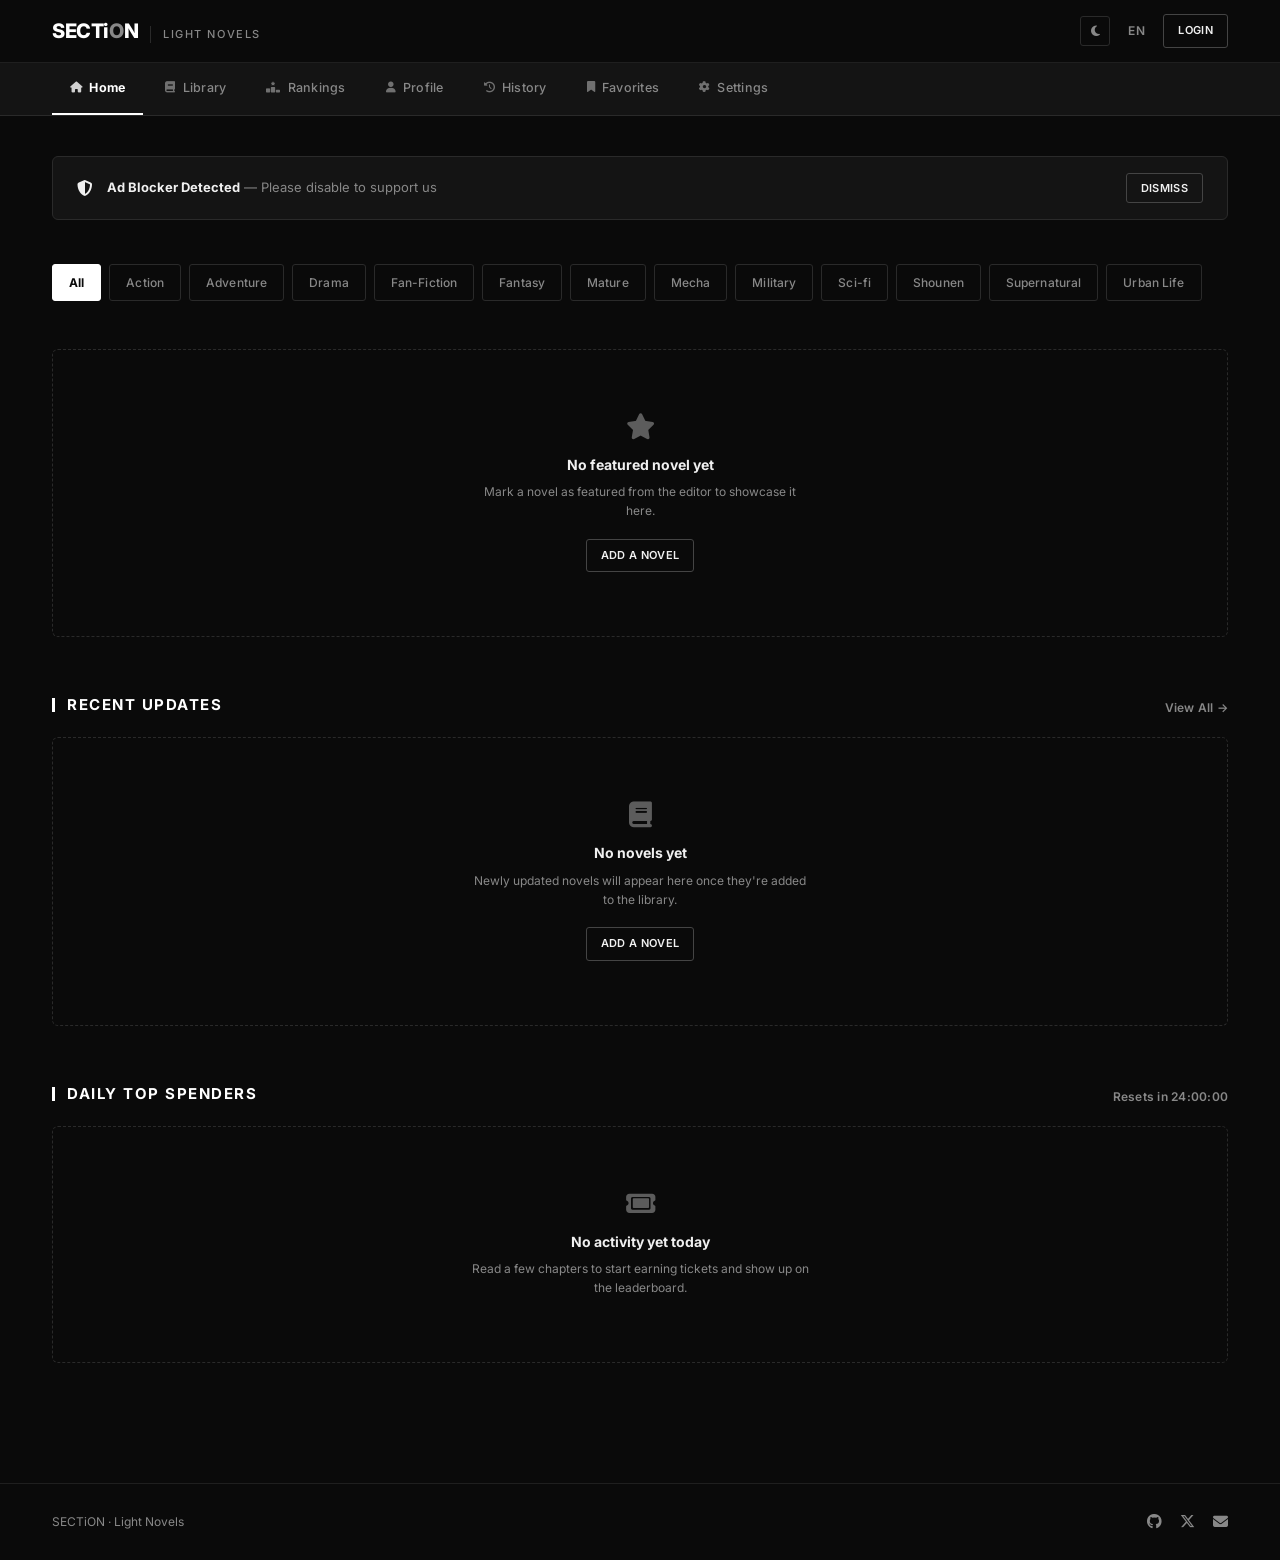
<file: index.html>
<!DOCTYPE html>
<html lang="en">
<head>
<meta charset="UTF-8">
<script>(function(){try{var d=JSON.parse(localStorage.getItem("section_db_v1"));if(d&&d.settings&&d.settings.theme==="light")document.documentElement.classList.add("theme-light");}catch(e){}})();</script>
<meta name="viewport" content="width=device-width, initial-scale=1.0">
<link rel="icon" type="image/x-icon" href="favicon.ico">
<link rel="icon" type="image/png" sizes="32x32" href="favicon-32x32.png">
<link rel="icon" type="image/png" sizes="16x16" href="favicon-16x16.png">
<link rel="apple-touch-icon" sizes="180x180" href="apple-touch-icon.png">
<link rel="manifest" href="site.webmanifest">
<title>SECTiON — Read Light Novels · Machine Translation</title>
<link rel="preconnect" href="https://fonts.googleapis.com">
<link href="https://fonts.googleapis.com/css2?family=Inter:wght@300;400;500;600;700;800&display=swap" rel="stylesheet">
<link rel="stylesheet" href="https://cdnjs.cloudflare.com/ajax/libs/font-awesome/6.5.1/css/all.min.css">
<link rel="stylesheet" href="style.css">
</head>
<body data-page="home">

<header class="topbar">
  <div class="topbar-inner">
    <div class="brand">
      <a href="index.html" class="brand-mark">SECTi<span class="dot">O</span>N</a>
      <span class="brand-sub">Light Novels</span>
    </div>
    <div class="topbar-right">
      <button type="button" id="theme-toggle" class="theme-toggle-btn" title="Toggle light / dark mode"><i class="fa-solid fa-moon"></i></button>
      <span class="lang-switch">EN</span>
      <span id="auth-slot"><a href="login.html" class="btn btn-outline btn-sm">Login</a></span>
    </div>
  </div>
</header>

<nav class="navbar">
  <div class="navbar-inner">
    <a href="index.html" class="active"><i class="fa-solid fa-house"></i>Home</a>
    <a href="library.html"><i class="fa-solid fa-book"></i>Library</a>
    <a href="rankings.html"><i class="fa-solid fa-ranking-star"></i>Rankings</a>
    <a href="profile.html"><i class="fa-solid fa-user"></i>Profile</a>
    <a href="history.html"><i class="fa-solid fa-clock-rotate-left"></i>History</a>
    <a href="favorites.html"><i class="fa-solid fa-bookmark"></i>Favorites</a>
    <a href="settings.html"><i class="fa-solid fa-gear"></i>Settings</a>
  </div>
</nav>

<main>
  <div class="container">

    <div class="ad-notice" id="ad-notice">
      <div class="ad-notice-text">
        <i class="fa-solid fa-shield-halved"></i>
        <span><strong>Ad Blocker Detected</strong> — Please disable to support us</span>
      </div>
      <button class="btn btn-outline btn-sm" id="ad-dismiss">Dismiss</button>
    </div>

    <div class="genre-tags" id="home-genre-tags">
      <a href="#" class="genre-tag active">All</a>
      <a href="#" class="genre-tag">Action</a>
      <a href="#" class="genre-tag">Adventure</a>
      <a href="#" class="genre-tag">Drama</a>
      <a href="#" class="genre-tag">Fan-Fiction</a>
      <a href="#" class="genre-tag">Fantasy</a>
      <a href="#" class="genre-tag">Mature</a>
      <a href="#" class="genre-tag">Mecha</a>
      <a href="#" class="genre-tag">Military</a>
      <a href="#" class="genre-tag">Sci-fi</a>
      <a href="#" class="genre-tag">Shounen</a>
      <a href="#" class="genre-tag">Supernatural</a>
      <a href="#" class="genre-tag">Urban Life</a>
    </div>

    <section class="block">
      <div id="featured-wrap">
        <div class="empty-state">
          <i class="fa-solid fa-star"></i>
          <div class="empty-state-title">No featured novel yet</div>
          <div class="empty-state-desc">Mark a novel as featured from the editor to showcase it here.</div>
          <a href="novel-edit.html" class="btn btn-outline btn-sm">Add a Novel</a>
        </div>
      </div>
    </section>

    <section class="block">
      <div class="section-head">
        <h2>Recent Updates</h2>
        <a href="library.html" class="view-all">View All →</a>
      </div>
      <div class="novel-grid" id="recent-grid">
        <div class="empty-state">
          <i class="fa-solid fa-book"></i>
          <div class="empty-state-title">No novels yet</div>
          <div class="empty-state-desc">Newly updated novels will appear here once they're added to the library.</div>
          <a href="novel-edit.html" class="btn btn-outline btn-sm">Add a Novel</a>
        </div>
      </div>
    </section>

    <section class="block">
      <div class="section-head">
        <h2>Daily Top Spenders</h2>
        <span class="view-all">Resets in 24:00:00</span>
      </div>
      <div id="spenders-wrap">
        <div class="empty-state">
          <i class="fa-solid fa-ticket"></i>
          <div class="empty-state-title">No activity yet today</div>
          <div class="empty-state-desc">Top readers by tickets spent will be ranked here once the day gets going.</div>
        </div>
      </div>
    </section>

  </div>
</main>

<footer class="footer">
  <div class="footer-inner">
    <span>SECTiON · Light Novels</span>
    <div class="footer-social">
      <a href="#"><i class="fa-brands fa-github"></i></a>
      <a href="#"><i class="fa-brands fa-x-twitter"></i></a>
      <a href="#"><i class="fa-solid fa-envelope"></i></a>
    </div>
  </div>
</footer>

<script src="js/app.js" defer></script>
</body>
</html>
</file>
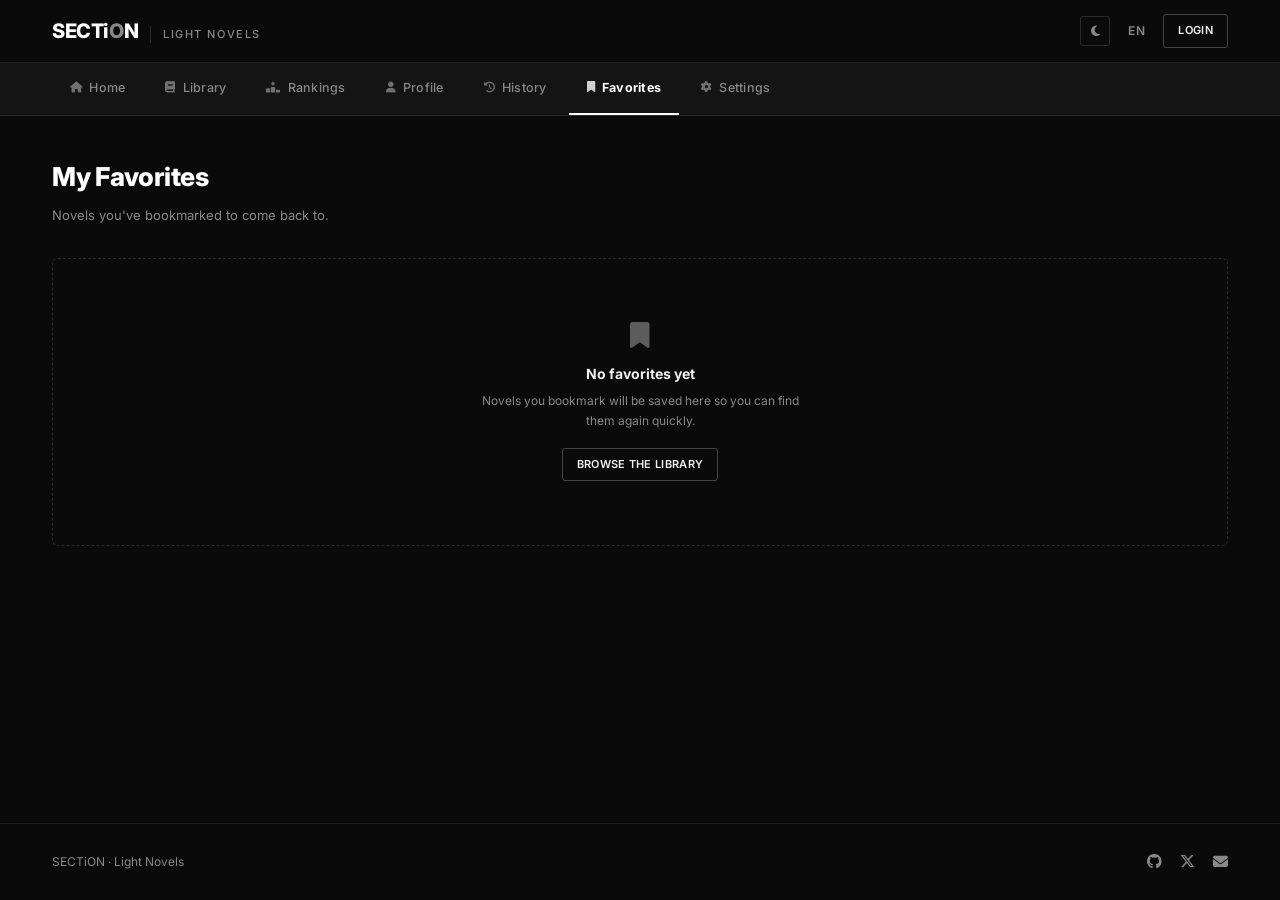
<file: favorites.html>
<!DOCTYPE html>
<html lang="en">
<head>
<meta charset="UTF-8">
<script>(function(){try{var d=JSON.parse(localStorage.getItem("section_db_v1"));if(d&&d.settings&&d.settings.theme==="light")document.documentElement.classList.add("theme-light");}catch(e){}})();</script>
<meta name="viewport" content="width=device-width, initial-scale=1.0">
<link rel="icon" type="image/x-icon" href="favicon.ico">
<link rel="icon" type="image/png" sizes="32x32" href="favicon-32x32.png">
<link rel="icon" type="image/png" sizes="16x16" href="favicon-16x16.png">
<link rel="apple-touch-icon" sizes="180x180" href="apple-touch-icon.png">
<link rel="manifest" href="site.webmanifest">
<title>My Favorites — SECTiON</title>
<link rel="preconnect" href="https://fonts.googleapis.com">
<link href="https://fonts.googleapis.com/css2?family=Inter:wght@300;400;500;600;700;800&display=swap" rel="stylesheet">
<link rel="stylesheet" href="https://cdnjs.cloudflare.com/ajax/libs/font-awesome/6.5.1/css/all.min.css">
<link rel="stylesheet" href="style.css">
</head>
<body data-page="favorites">

<header class="topbar">
  <div class="topbar-inner">
    <div class="brand">
      <a href="index.html" class="brand-mark">SECTi<span class="dot">O</span>N</a>
      <span class="brand-sub">Light Novels</span>
    </div>
    <div class="topbar-right">
      <button type="button" id="theme-toggle" class="theme-toggle-btn" title="Toggle light / dark mode"><i class="fa-solid fa-moon"></i></button>
      <span class="lang-switch">EN</span>
      <span id="auth-slot"><a href="login.html" class="btn btn-outline btn-sm">Login</a></span>
    </div>
  </div>
</header>

<nav class="navbar">
  <div class="navbar-inner">
    <a href="index.html"><i class="fa-solid fa-house"></i>Home</a>
    <a href="library.html"><i class="fa-solid fa-book"></i>Library</a>
    <a href="rankings.html"><i class="fa-solid fa-ranking-star"></i>Rankings</a>
    <a href="profile.html"><i class="fa-solid fa-user"></i>Profile</a>
    <a href="history.html"><i class="fa-solid fa-clock-rotate-left"></i>History</a>
    <a href="favorites.html" class="active"><i class="fa-solid fa-bookmark"></i>Favorites</a>
    <a href="settings.html"><i class="fa-solid fa-gear"></i>Settings</a>
  </div>
</nav>

<main>
  <div class="container">

    <h1 class="page-title">My Favorites</h1>
    <p class="page-subtitle">Novels you've bookmarked to come back to.</p>

    <div class="novel-grid" id="favorites-grid">
      <div class="empty-state">
        <i class="fa-solid fa-bookmark"></i>
        <div class="empty-state-title">No favorites yet</div>
        <div class="empty-state-desc">Novels you bookmark will be saved here so you can find them again quickly.</div>
        <a href="library.html" class="btn btn-outline btn-sm">Browse the Library</a>
      </div>
    </div>

  </div>
</main>

<footer class="footer">
  <div class="footer-inner">
    <span>SECTiON · Light Novels</span>
    <div class="footer-social">
      <a href="#"><i class="fa-brands fa-github"></i></a>
      <a href="#"><i class="fa-brands fa-x-twitter"></i></a>
      <a href="#"><i class="fa-solid fa-envelope"></i></a>
    </div>
  </div>
</footer>

<script src="js/app.js" defer></script>
</body>
</html>
</file>
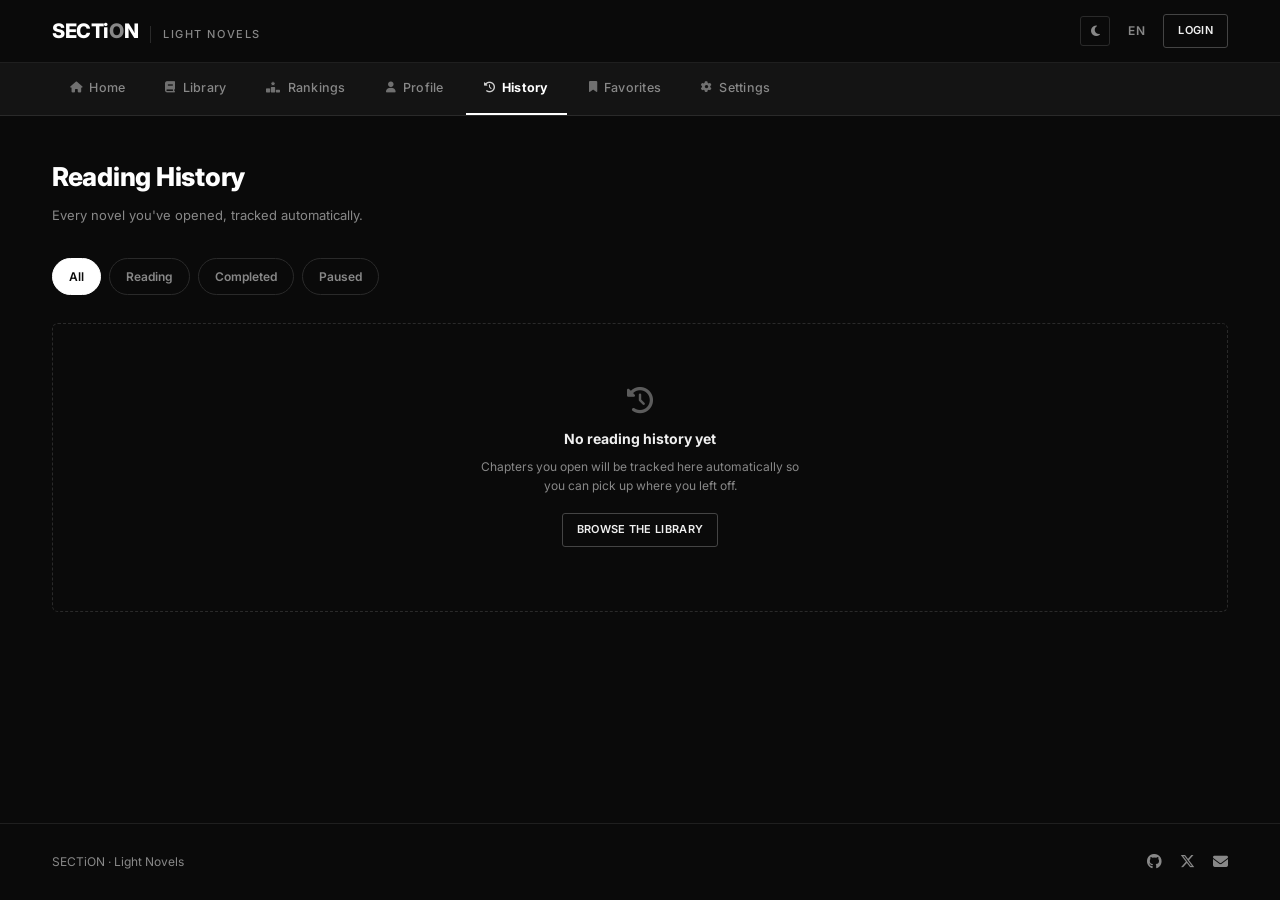
<file: history.html>
<!DOCTYPE html>
<html lang="en">
<head>
<meta charset="UTF-8">
<script>(function(){try{var d=JSON.parse(localStorage.getItem("section_db_v1"));if(d&&d.settings&&d.settings.theme==="light")document.documentElement.classList.add("theme-light");}catch(e){}})();</script>
<meta name="viewport" content="width=device-width, initial-scale=1.0">
<link rel="icon" type="image/x-icon" href="favicon.ico">
<link rel="icon" type="image/png" sizes="32x32" href="favicon-32x32.png">
<link rel="icon" type="image/png" sizes="16x16" href="favicon-16x16.png">
<link rel="apple-touch-icon" sizes="180x180" href="apple-touch-icon.png">
<link rel="manifest" href="site.webmanifest">
<title>Reading History — SECTiON</title>
<link rel="preconnect" href="https://fonts.googleapis.com">
<link href="https://fonts.googleapis.com/css2?family=Inter:wght@300;400;500;600;700;800&display=swap" rel="stylesheet">
<link rel="stylesheet" href="https://cdnjs.cloudflare.com/ajax/libs/font-awesome/6.5.1/css/all.min.css">
<link rel="stylesheet" href="style.css">
</head>
<body data-page="history">

<header class="topbar">
  <div class="topbar-inner">
    <div class="brand">
      <a href="index.html" class="brand-mark">SECTi<span class="dot">O</span>N</a>
      <span class="brand-sub">Light Novels</span>
    </div>
    <div class="topbar-right">
      <button type="button" id="theme-toggle" class="theme-toggle-btn" title="Toggle light / dark mode"><i class="fa-solid fa-moon"></i></button>
      <span class="lang-switch">EN</span>
      <span id="auth-slot"><a href="login.html" class="btn btn-outline btn-sm">Login</a></span>
    </div>
  </div>
</header>

<nav class="navbar">
  <div class="navbar-inner">
    <a href="index.html"><i class="fa-solid fa-house"></i>Home</a>
    <a href="library.html"><i class="fa-solid fa-book"></i>Library</a>
    <a href="rankings.html"><i class="fa-solid fa-ranking-star"></i>Rankings</a>
    <a href="profile.html"><i class="fa-solid fa-user"></i>Profile</a>
    <a href="history.html" class="active"><i class="fa-solid fa-clock-rotate-left"></i>History</a>
    <a href="favorites.html"><i class="fa-solid fa-bookmark"></i>Favorites</a>
    <a href="settings.html"><i class="fa-solid fa-gear"></i>Settings</a>
  </div>
</nav>

<main>
  <div class="container">

    <h1 class="page-title">Reading History</h1>
    <p class="page-subtitle">Every novel you've opened, tracked automatically.</p>

    <div class="chip-filter" id="history-chips">
      <a href="#" class="chip active">All</a>
      <a href="#" class="chip">Reading</a>
      <a href="#" class="chip">Completed</a>
      <a href="#" class="chip">Paused</a>
    </div>

    <div id="history-list">
      <div class="empty-state">
        <i class="fa-solid fa-clock-rotate-left"></i>
        <div class="empty-state-title">No reading history yet</div>
        <div class="empty-state-desc">Chapters you open will be tracked here automatically so you can pick up where you left off.</div>
        <a href="library.html" class="btn btn-outline btn-sm">Browse the Library</a>
      </div>
    </div>

  </div>
</main>

<footer class="footer">
  <div class="footer-inner">
    <span>SECTiON · Light Novels</span>
    <div class="footer-social">
      <a href="#"><i class="fa-brands fa-github"></i></a>
      <a href="#"><i class="fa-brands fa-x-twitter"></i></a>
      <a href="#"><i class="fa-solid fa-envelope"></i></a>
    </div>
  </div>
</footer>

<script src="js/app.js" defer></script>
</body>
</html>
</file>
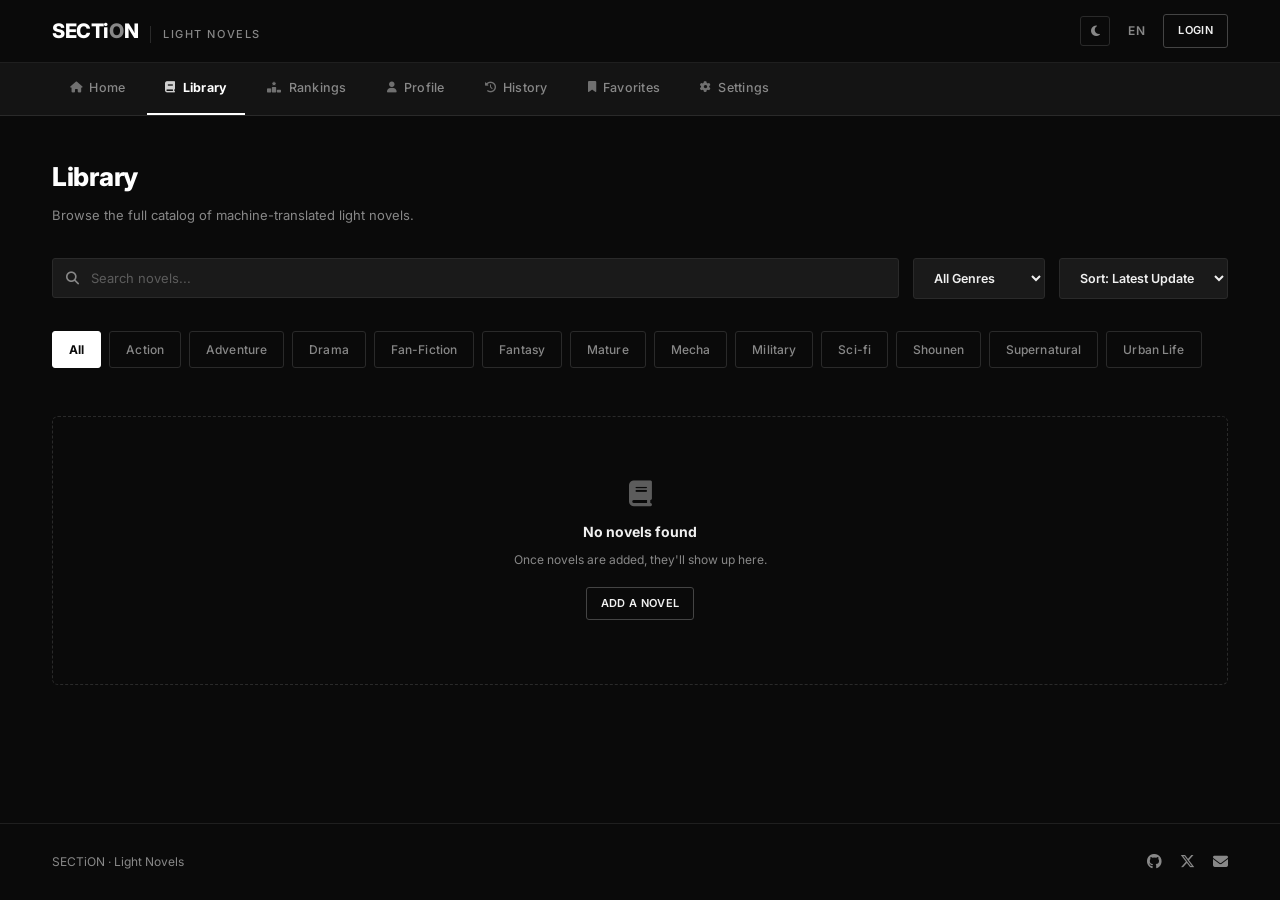
<file: library.html>
<!DOCTYPE html>
<html lang="en">
<head>
<meta charset="UTF-8">
<script>(function(){try{var d=JSON.parse(localStorage.getItem("section_db_v1"));if(d&&d.settings&&d.settings.theme==="light")document.documentElement.classList.add("theme-light");}catch(e){}})();</script>
<meta name="viewport" content="width=device-width, initial-scale=1.0">
<link rel="icon" type="image/x-icon" href="favicon.ico">
<link rel="icon" type="image/png" sizes="32x32" href="favicon-32x32.png">
<link rel="icon" type="image/png" sizes="16x16" href="favicon-16x16.png">
<link rel="apple-touch-icon" sizes="180x180" href="apple-touch-icon.png">
<link rel="manifest" href="site.webmanifest">
<title>Library — SECTiON</title>
<link rel="preconnect" href="https://fonts.googleapis.com">
<link href="https://fonts.googleapis.com/css2?family=Inter:wght@300;400;500;600;700;800&display=swap" rel="stylesheet">
<link rel="stylesheet" href="https://cdnjs.cloudflare.com/ajax/libs/font-awesome/6.5.1/css/all.min.css">
<link rel="stylesheet" href="style.css">
</head>
<body data-page="library">

<header class="topbar">
  <div class="topbar-inner">
    <div class="brand">
      <a href="index.html" class="brand-mark">SECTi<span class="dot">O</span>N</a>
      <span class="brand-sub">Light Novels</span>
    </div>
    <div class="topbar-right">
      <button type="button" id="theme-toggle" class="theme-toggle-btn" title="Toggle light / dark mode"><i class="fa-solid fa-moon"></i></button>
      <span class="lang-switch">EN</span>
      <span id="auth-slot"><a href="login.html" class="btn btn-outline btn-sm">Login</a></span>
    </div>
  </div>
</header>

<nav class="navbar">
  <div class="navbar-inner">
    <a href="index.html"><i class="fa-solid fa-house"></i>Home</a>
    <a href="library.html" class="active"><i class="fa-solid fa-book"></i>Library</a>
    <a href="rankings.html"><i class="fa-solid fa-ranking-star"></i>Rankings</a>
    <a href="profile.html"><i class="fa-solid fa-user"></i>Profile</a>
    <a href="history.html"><i class="fa-solid fa-clock-rotate-left"></i>History</a>
    <a href="favorites.html"><i class="fa-solid fa-bookmark"></i>Favorites</a>
    <a href="settings.html"><i class="fa-solid fa-gear"></i>Settings</a>
  </div>
</nav>

<main>
  <div class="container">

    <h1 class="page-title">Library</h1>
    <p class="page-subtitle">Browse the full catalog of machine-translated light novels.</p>

    <div class="filter-bar">
      <div class="search-box">
        <i class="fa-solid fa-magnifying-glass"></i>
        <input type="text" id="library-search" placeholder="Search novels...">
      </div>
      <div class="select-box">
        <select id="library-genre-select">
          <option>All Genres</option>
          <option>Action</option>
          <option>Adventure</option>
          <option>Drama</option>
          <option>Fan-Fiction</option>
          <option>Fantasy</option>
          <option>Mature</option>
          <option>Mecha</option>
          <option>Military</option>
          <option>Sci-fi</option>
          <option>Shounen</option>
          <option>Supernatural</option>
          <option>Urban Life</option>
        </select>
      </div>
      <div class="select-box">
        <select id="library-sort-select">
          <option>Sort: Latest Update</option>
          <option>Sort: Most Popular</option>
          <option>Sort: Highest Rated</option>
          <option>Sort: A–Z</option>
        </select>
      </div>
    </div>

    <div class="genre-tags" id="library-genre-tags">
      <a href="#" class="genre-tag active">All</a>
      <a href="#" class="genre-tag">Action</a>
      <a href="#" class="genre-tag">Adventure</a>
      <a href="#" class="genre-tag">Drama</a>
      <a href="#" class="genre-tag">Fan-Fiction</a>
      <a href="#" class="genre-tag">Fantasy</a>
      <a href="#" class="genre-tag">Mature</a>
      <a href="#" class="genre-tag">Mecha</a>
      <a href="#" class="genre-tag">Military</a>
      <a href="#" class="genre-tag">Sci-fi</a>
      <a href="#" class="genre-tag">Shounen</a>
      <a href="#" class="genre-tag">Supernatural</a>
      <a href="#" class="genre-tag">Urban Life</a>
    </div>

    <div class="novel-grid" id="library-grid">
      <div class="empty-state">
        <i class="fa-solid fa-book"></i>
        <div class="empty-state-title">No novels in the library yet</div>
        <div class="empty-state-desc">Once novels are added, they'll show up here and can be filtered by genre or search.</div>
        <a href="novel-edit.html" class="btn btn-outline btn-sm">Add a Novel</a>
      </div>
    </div>

    <div class="pagination" id="library-pagination"></div>

  </div>
</main>

<footer class="footer">
  <div class="footer-inner">
    <span>SECTiON · Light Novels</span>
    <div class="footer-social">
      <a href="#"><i class="fa-brands fa-github"></i></a>
      <a href="#"><i class="fa-brands fa-x-twitter"></i></a>
      <a href="#"><i class="fa-solid fa-envelope"></i></a>
    </div>
  </div>
</footer>

<script src="js/app.js" defer></script>
</body>
</html>
</file>
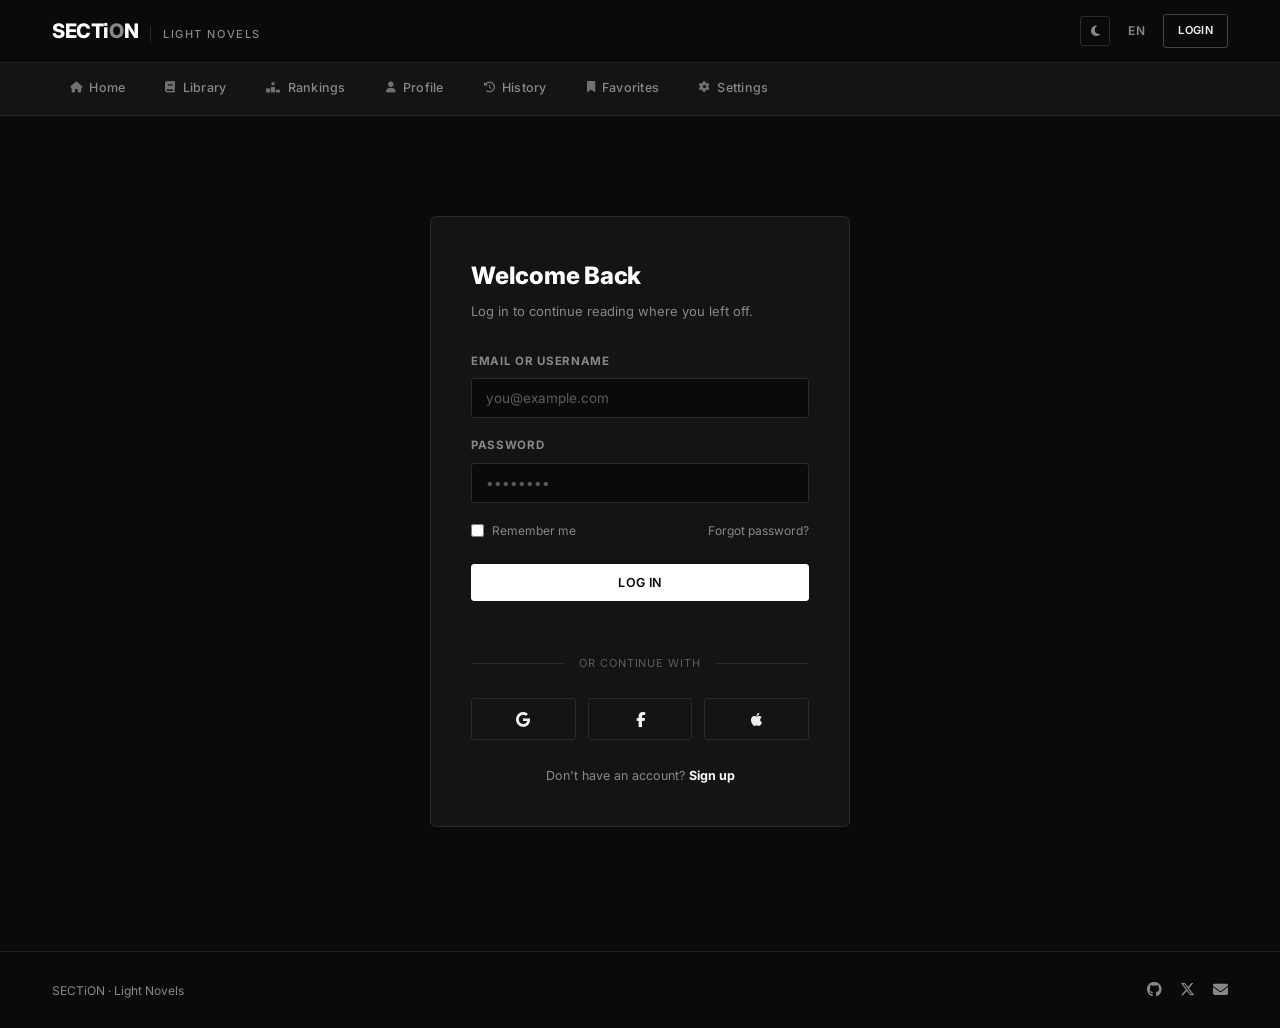
<file: login.html>
<!DOCTYPE html>
<html lang="en">
<head>
<meta charset="UTF-8">
<script>(function(){try{var d=JSON.parse(localStorage.getItem("section_db_v1"));if(d&&d.settings&&d.settings.theme==="light")document.documentElement.classList.add("theme-light");}catch(e){}})();</script>
<meta name="viewport" content="width=device-width, initial-scale=1.0">
<link rel="icon" type="image/x-icon" href="favicon.ico">
<link rel="icon" type="image/png" sizes="32x32" href="favicon-32x32.png">
<link rel="icon" type="image/png" sizes="16x16" href="favicon-16x16.png">
<link rel="apple-touch-icon" sizes="180x180" href="apple-touch-icon.png">
<link rel="manifest" href="site.webmanifest">
<title>Login — SECTiON</title>
<link rel="preconnect" href="https://fonts.googleapis.com">
<link href="https://fonts.googleapis.com/css2?family=Inter:wght@300;400;500;600;700;800&display=swap" rel="stylesheet">
<link rel="stylesheet" href="https://cdnjs.cloudflare.com/ajax/libs/font-awesome/6.5.1/css/all.min.css">
<link rel="stylesheet" href="style.css">
</head>
<body data-page="login">

<header class="topbar">
  <div class="topbar-inner">
    <div class="brand">
      <a href="index.html" class="brand-mark">SECTi<span class="dot">O</span>N</a>
      <span class="brand-sub">Light Novels</span>
    </div>
    <div class="topbar-right">
      <button type="button" id="theme-toggle" class="theme-toggle-btn" title="Toggle light / dark mode"><i class="fa-solid fa-moon"></i></button>
      <span class="lang-switch">EN</span>
      <span id="auth-slot"><a href="login.html" class="btn btn-outline btn-sm">Login</a></span>
    </div>
  </div>
</header>

<nav class="navbar">
  <div class="navbar-inner">
    <a href="index.html"><i class="fa-solid fa-house"></i>Home</a>
    <a href="library.html"><i class="fa-solid fa-book"></i>Library</a>
    <a href="rankings.html"><i class="fa-solid fa-ranking-star"></i>Rankings</a>
    <a href="profile.html"><i class="fa-solid fa-user"></i>Profile</a>
    <a href="history.html"><i class="fa-solid fa-clock-rotate-left"></i>History</a>
    <a href="favorites.html"><i class="fa-solid fa-bookmark"></i>Favorites</a>
    <a href="settings.html"><i class="fa-solid fa-gear"></i>Settings</a>
  </div>
</nav>

<main>
  <div class="auth-wrap">
    <div class="auth-box">
      <h1 class="auth-title">Welcome Back</h1>
      <p class="auth-sub">Log in to continue reading where you left off.</p>

      <form id="login-form">
        <div class="field">
          <label for="login-id">Email or Username</label>
          <input type="text" id="login-id" placeholder="you@example.com">
        </div>
        <div class="field">
          <label for="login-pw">Password</label>
          <input type="password" id="login-pw" placeholder="••••••••">
        </div>

        <div class="field-row">
          <span class="checkbox-row">
            <input type="checkbox" id="remember">
            <label for="remember">Remember me</label>
          </span>
          <a href="#" class="link-muted">Forgot password?</a>
        </div>

        <button type="submit" class="btn btn-solid btn-block">Log In</button>
      </form>

      <p id="login-note" style="font-size:11.5px;color:var(--text-secondary);margin-top:14px;min-height:14px;"></p>

      <div class="auth-divider">or continue with</div>

      <div class="social-row">
        <a href="#" class="social-btn"><i class="fa-brands fa-google"></i></a>
        <a href="#" class="social-btn"><i class="fa-brands fa-facebook-f"></i></a>
        <a href="#" class="social-btn"><i class="fa-brands fa-apple"></i></a>
      </div>

      <p class="auth-footer">Don't have an account? <a href="#" id="signup-link">Sign up</a></p>
    </div>
  </div>
</main>

<footer class="footer">
  <div class="footer-inner">
    <span>SECTiON · Light Novels</span>
    <div class="footer-social">
      <a href="#"><i class="fa-brands fa-github"></i></a>
      <a href="#"><i class="fa-brands fa-x-twitter"></i></a>
      <a href="#"><i class="fa-solid fa-envelope"></i></a>
    </div>
  </div>
</footer>

<script src="js/app.js" defer></script>
</body>
</html>
</file>
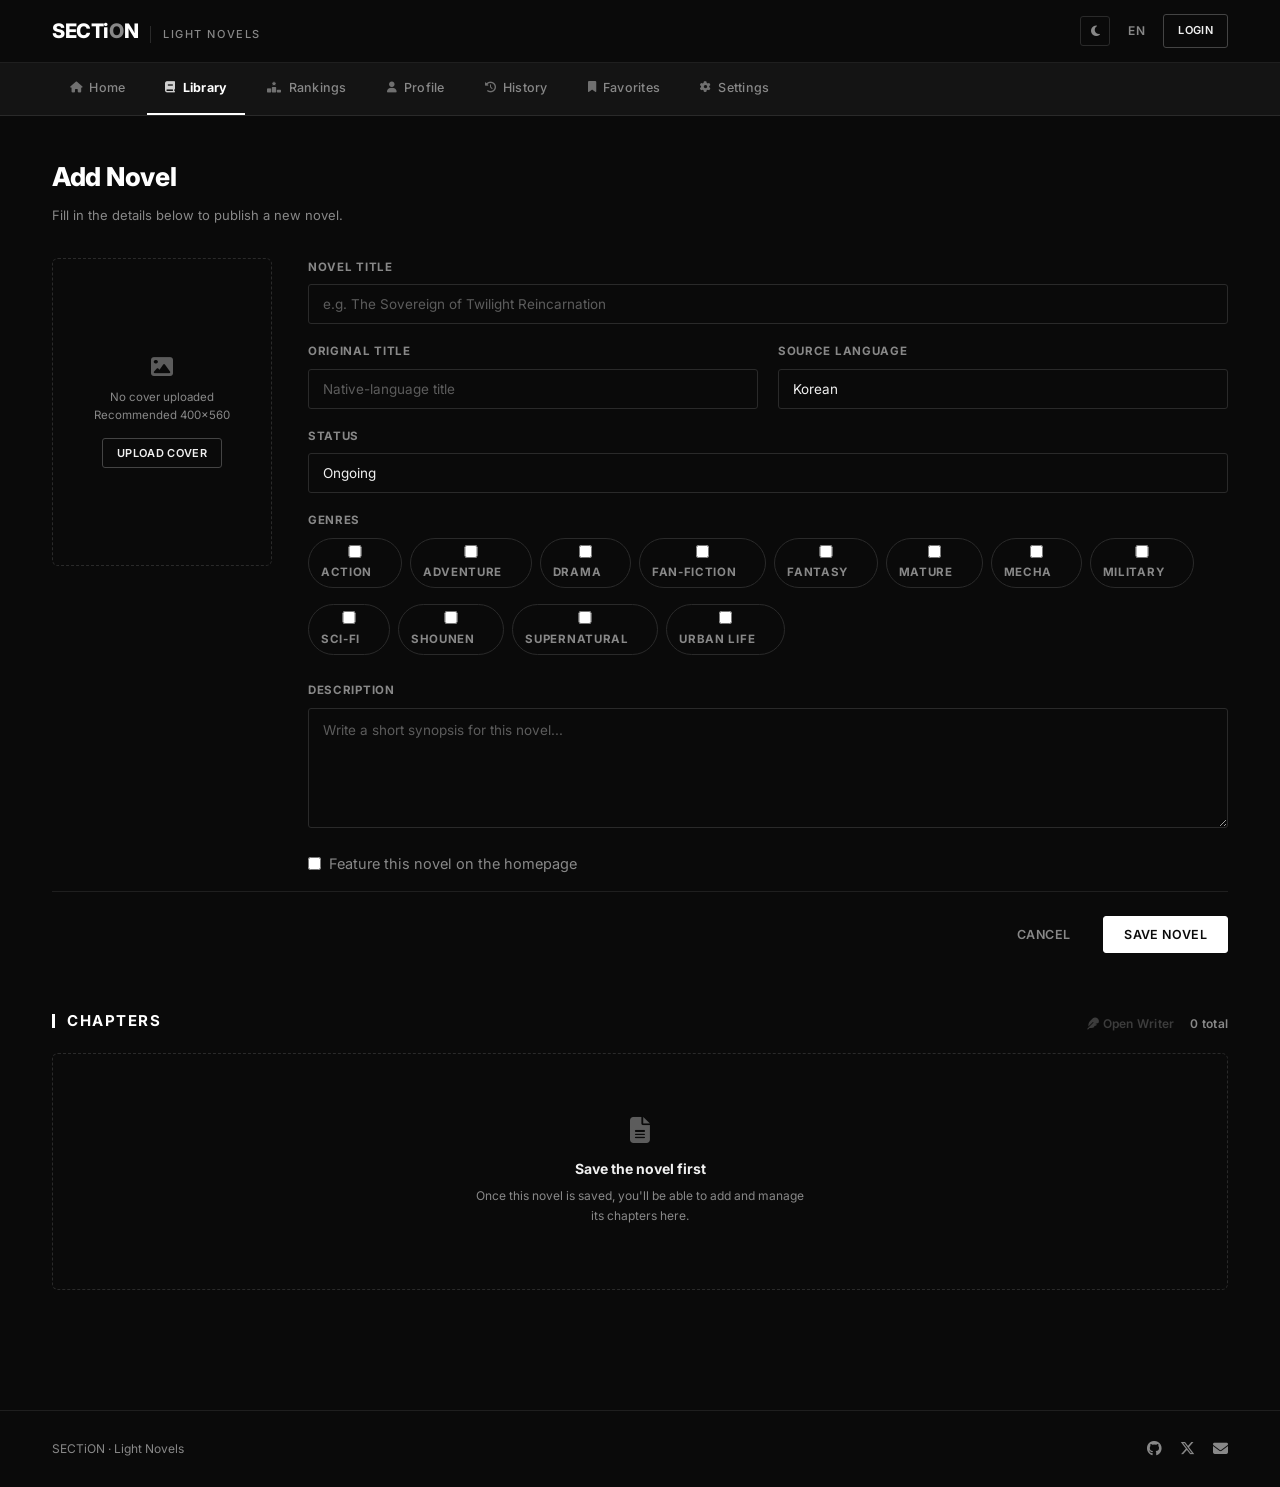
<file: novel-edit.html>
<!DOCTYPE html>
<html lang="en">
<head>
<meta charset="UTF-8">
<script>(function(){try{var d=JSON.parse(localStorage.getItem("section_db_v1"));if(d&&d.settings&&d.settings.theme==="light")document.documentElement.classList.add("theme-light");}catch(e){}})();</script>
<meta name="viewport" content="width=device-width, initial-scale=1.0">
<link rel="icon" type="image/x-icon" href="favicon.ico">
<link rel="icon" type="image/png" sizes="32x32" href="favicon-32x32.png">
<link rel="icon" type="image/png" sizes="16x16" href="favicon-16x16.png">
<link rel="apple-touch-icon" sizes="180x180" href="apple-touch-icon.png">
<link rel="manifest" href="site.webmanifest">
<title>Edit Novel — SECTiON</title>
<link rel="preconnect" href="https://fonts.googleapis.com">
<link href="https://fonts.googleapis.com/css2?family=Inter:wght@300;400;500;600;700;800&display=swap" rel="stylesheet">
<link rel="stylesheet" href="https://cdnjs.cloudflare.com/ajax/libs/font-awesome/6.5.1/css/all.min.css">
<link rel="stylesheet" href="style.css">
</head>
<body data-page="novel-edit">

<header class="topbar">
  <div class="topbar-inner">
    <div class="brand">
      <a href="index.html" class="brand-mark">SECTi<span class="dot">O</span>N</a>
      <span class="brand-sub">Light Novels</span>
    </div>
    <div class="topbar-right">
      <button type="button" id="theme-toggle" class="theme-toggle-btn" title="Toggle light / dark mode"><i class="fa-solid fa-moon"></i></button>
      <span class="lang-switch">EN</span>
      <span id="auth-slot"><a href="login.html" class="btn btn-outline btn-sm">Login</a></span>
    </div>
  </div>
</header>

<nav class="navbar">
  <div class="navbar-inner">
    <a href="index.html"><i class="fa-solid fa-house"></i>Home</a>
    <a href="library.html" class="active"><i class="fa-solid fa-book"></i>Library</a>
    <a href="rankings.html"><i class="fa-solid fa-ranking-star"></i>Rankings</a>
    <a href="profile.html"><i class="fa-solid fa-user"></i>Profile</a>
    <a href="history.html"><i class="fa-solid fa-clock-rotate-left"></i>History</a>
    <a href="favorites.html"><i class="fa-solid fa-bookmark"></i>Favorites</a>
    <a href="settings.html"><i class="fa-solid fa-gear"></i>Settings</a>
  </div>
</nav>

<main>
  <div class="container">

    <h1 class="page-title" id="editor-heading">Edit Novel</h1>
    <p class="page-subtitle" id="editor-subheading">Update details, cover, and chapters for this title.</p>

    <section class="block">
      <div class="editor-layout">

        <div>
          <div class="cover-upload" id="cover-upload-box">
            <i class="fa-solid fa-image"></i>
            <span>No cover uploaded<br>Recommended 400×560</span>
            <button type="button" class="btn btn-outline btn-sm" id="cover-upload-btn">Upload Cover</button>
          </div>
          <input type="file" id="cover-file-input" accept="image/*" style="display:none;">
        </div>

        <div>
          <div class="field">
            <label for="novel-title">Novel Title</label>
            <input type="text" id="novel-title" placeholder="e.g. The Sovereign of Twilight Reincarnation">
          </div>

          <div class="form-grid">
            <div class="field">
              <label for="novel-alt">Original Title</label>
              <input type="text" id="novel-alt" placeholder="Native-language title">
            </div>
            <div class="field">
              <label for="novel-lang">Source Language</label>
              <select id="novel-lang">
                <option>Korean</option>
                <option>Japanese</option>
                <option>Chinese</option>
                <option>Other</option>
              </select>
            </div>
          </div>

          <div class="field">
            <label for="novel-status">Status</label>
            <select id="novel-status">
              <option>Ongoing</option>
              <option>Completed</option>
              <option>Hiatus</option>
              <option>Dropped</option>
            </select>
          </div>

          <div class="field">
            <label>Genres</label>
            <div class="genre-checks">
              <label class="genre-check"><input type="checkbox" value="Action"> Action</label>
              <label class="genre-check"><input type="checkbox" value="Adventure"> Adventure</label>
              <label class="genre-check"><input type="checkbox" value="Drama"> Drama</label>
              <label class="genre-check"><input type="checkbox" value="Fan-Fiction"> Fan-Fiction</label>
              <label class="genre-check"><input type="checkbox" value="Fantasy"> Fantasy</label>
              <label class="genre-check"><input type="checkbox" value="Mature"> Mature</label>
              <label class="genre-check"><input type="checkbox" value="Mecha"> Mecha</label>
              <label class="genre-check"><input type="checkbox" value="Military"> Military</label>
              <label class="genre-check"><input type="checkbox" value="Sci-fi"> Sci-fi</label>
              <label class="genre-check"><input type="checkbox" value="Shounen"> Shounen</label>
              <label class="genre-check"><input type="checkbox" value="Supernatural"> Supernatural</label>
              <label class="genre-check"><input type="checkbox" value="Urban Life"> Urban Life</label>
            </div>
          </div>

          <div class="field">
            <label for="novel-desc">Description</label>
            <textarea id="novel-desc" placeholder="Write a short synopsis for this novel..."></textarea>
          </div>

          <label class="checkbox-row" style="margin-bottom: 8px;">
            <input type="checkbox" id="novel-featured">
            <span>Feature this novel on the homepage</span>
          </label>
        </div>

      </div>

      <div class="editor-actions">
        <button type="button" class="btn btn-ghost" id="editor-cancel">Cancel</button>
        <button type="button" class="btn btn-solid" id="editor-save">Save Novel</button>
      </div>
    </section>

    <section class="block">
      <div class="section-head">
        <h2>Chapters</h2>
        <div style="display:flex; align-items:center; gap:16px;">
          <a href="#" id="open-writer-link" class="view-all"><i class="fa-solid fa-feather"></i> Open Writer</a>
          <span class="view-all" id="chapter-count">0 total</span>
        </div>
      </div>

      <div id="chapter-admin-list">
        <div class="empty-state">
          <i class="fa-solid fa-file-lines"></i>
          <div class="empty-state-title">No chapters yet</div>
          <div class="empty-state-desc">Add the first chapter below to start publishing this novel.</div>
        </div>
      </div>

      <div class="add-chapter-row" id="add-chapter-row">
        <div class="add-chapter-title-row">
          <input type="text" id="new-chapter-title" placeholder="New chapter title, e.g. Chapter 1 — The Awakening">
          <button type="button" class="btn btn-outline btn-sm" id="add-chapter-btn"><i class="fa-solid fa-plus"></i> Add Chapter</button>
        </div>
        <textarea id="new-chapter-content" placeholder="Paste or write the chapter's translated text here (optional — you can always add it after)."></textarea>
      </div>
    </section>

  </div>
</main>

<footer class="footer">
  <div class="footer-inner">
    <span>SECTiON · Light Novels</span>
    <div class="footer-social">
      <a href="#"><i class="fa-brands fa-github"></i></a>
      <a href="#"><i class="fa-brands fa-x-twitter"></i></a>
      <a href="#"><i class="fa-solid fa-envelope"></i></a>
    </div>
  </div>
</footer>

<script src="js/app.js" defer></script>
</body>
</html>
</file>
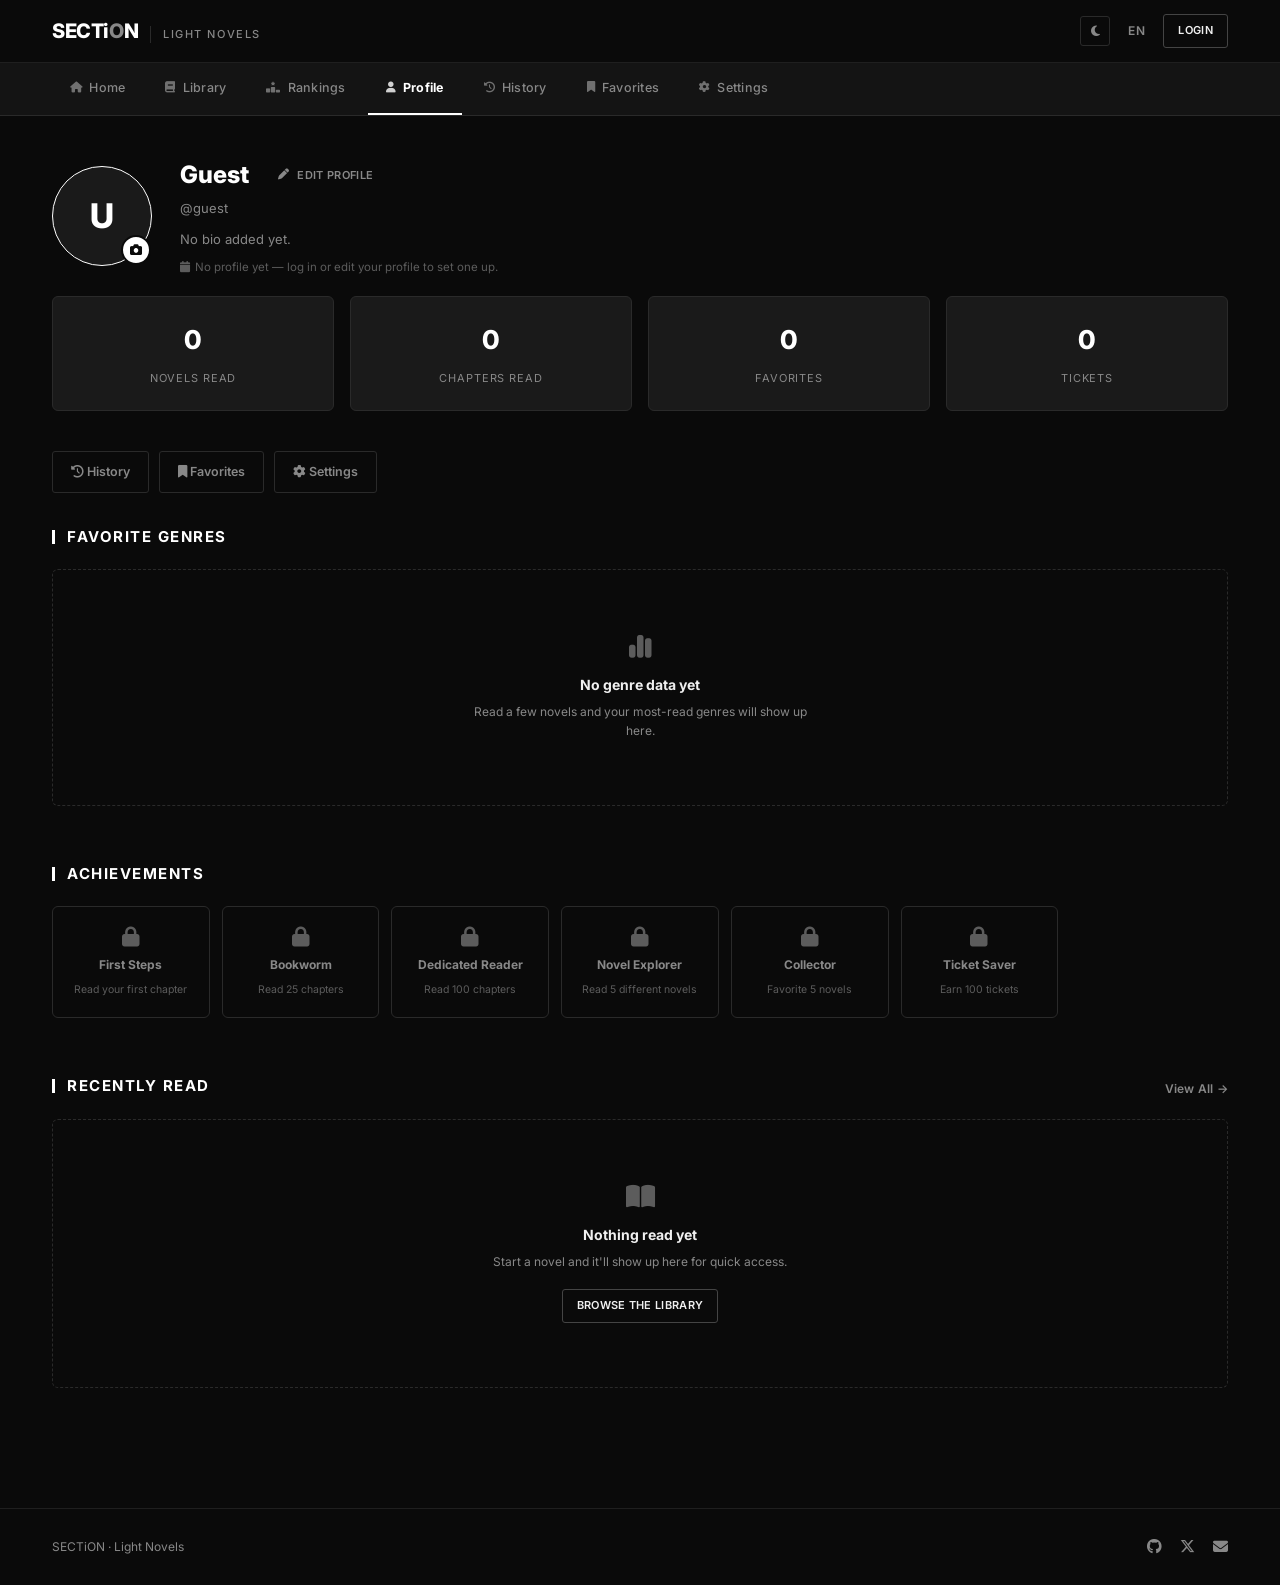
<file: profile.html>
<!DOCTYPE html>
<html lang="en">
<head>
<meta charset="UTF-8">
<script>(function(){try{var d=JSON.parse(localStorage.getItem("section_db_v1"));if(d&&d.settings&&d.settings.theme==="light")document.documentElement.classList.add("theme-light");}catch(e){}})();</script>
<meta name="viewport" content="width=device-width, initial-scale=1.0">
<link rel="icon" type="image/x-icon" href="favicon.ico">
<link rel="icon" type="image/png" sizes="32x32" href="favicon-32x32.png">
<link rel="icon" type="image/png" sizes="16x16" href="favicon-16x16.png">
<link rel="apple-touch-icon" sizes="180x180" href="apple-touch-icon.png">
<link rel="manifest" href="site.webmanifest">
<title>Profile — SECTiON</title>
<link rel="preconnect" href="https://fonts.googleapis.com">
<link href="https://fonts.googleapis.com/css2?family=Inter:wght@300;400;500;600;700;800&display=swap" rel="stylesheet">
<link rel="stylesheet" href="https://cdnjs.cloudflare.com/ajax/libs/font-awesome/6.5.1/css/all.min.css">
<link rel="stylesheet" href="style.css">
</head>
<body data-page="profile">

<header class="topbar">
  <div class="topbar-inner">
    <div class="brand">
      <a href="index.html" class="brand-mark">SECTi<span class="dot">O</span>N</a>
      <span class="brand-sub">Light Novels</span>
    </div>
    <div class="topbar-right">
      <button type="button" id="theme-toggle" class="theme-toggle-btn" title="Toggle light / dark mode"><i class="fa-solid fa-moon"></i></button>
      <span class="lang-switch">EN</span>
      <span id="auth-slot"><a href="login.html" class="btn btn-outline btn-sm">Login</a></span>
    </div>
  </div>
</header>

<nav class="navbar">
  <div class="navbar-inner">
    <a href="index.html"><i class="fa-solid fa-house"></i>Home</a>
    <a href="library.html"><i class="fa-solid fa-book"></i>Library</a>
    <a href="rankings.html"><i class="fa-solid fa-ranking-star"></i>Rankings</a>
    <a href="profile.html" class="active"><i class="fa-solid fa-user"></i>Profile</a>
    <a href="history.html"><i class="fa-solid fa-clock-rotate-left"></i>History</a>
    <a href="favorites.html"><i class="fa-solid fa-bookmark"></i>Favorites</a>
    <a href="settings.html"><i class="fa-solid fa-gear"></i>Settings</a>
  </div>
</nav>

<main>
  <div class="container">

    <div class="profile-head">
      <div class="avatar-lg" id="profile-avatar">
        <span id="avatar-initials">U</span>
        <button type="button" class="avatar-edit-btn" id="avatar-edit-btn" title="Change avatar"><i class="fa-solid fa-camera"></i></button>
        <input type="file" id="avatar-file-input" accept="image/*" style="display:none;">
      </div>
      <div>
        <div class="profile-head-top">
          <h1 class="profile-name" id="profile-name">Guest</h1>
          <button type="button" class="btn btn-ghost btn-sm" id="edit-profile-btn"><i class="fa-solid fa-pen"></i> Edit Profile</button>
        </div>
        <p class="profile-handle" id="profile-handle">@guest</p>
        <p class="profile-bio" id="profile-bio">No bio added yet.</p>
        <p class="profile-meta" id="profile-meta"></p>
      </div>
    </div>

    <div class="profile-edit-panel" id="profile-edit-panel">
      <div class="form-grid">
        <div class="field">
          <label for="edit-username">Username</label>
          <input type="text" id="edit-username" placeholder="Username">
        </div>
        <div class="field">
          <label for="edit-handle">Handle</label>
          <input type="text" id="edit-handle" placeholder="@handle">
        </div>
      </div>
      <div class="field">
        <label for="edit-bio">Bio</label>
        <textarea id="edit-bio" placeholder="Tell other readers a little about yourself..." style="min-height:80px;"></textarea>
      </div>
      <div class="profile-edit-actions">
        <button type="button" class="btn btn-ghost" id="edit-profile-cancel">Cancel</button>
        <button type="button" class="btn btn-solid" id="edit-profile-save">Save Profile</button>
      </div>
    </div>

    <div class="stat-cards">
      <div class="stat-card"><strong id="stat-novels">0</strong><span>Novels Read</span></div>
      <div class="stat-card"><strong id="stat-chapters">0</strong><span>Chapters Read</span></div>
      <div class="stat-card"><strong id="stat-favorites">0</strong><span>Favorites</span></div>
      <div class="stat-card"><strong id="stat-tickets">0</strong><span>Tickets</span></div>
    </div>

    <div class="submenu">
      <a href="history.html"><i class="fa-solid fa-clock-rotate-left"></i> History</a>
      <a href="favorites.html"><i class="fa-solid fa-bookmark"></i> Favorites</a>
      <a href="settings.html"><i class="fa-solid fa-gear"></i> Settings</a>
    </div>

    <section class="block">
      <div class="section-head">
        <h2>Favorite Genres</h2>
      </div>
      <div id="genre-breakdown-wrap">
        <div class="empty-state">
          <i class="fa-solid fa-chart-simple"></i>
          <div class="empty-state-title">No genre data yet</div>
          <div class="empty-state-desc">Read a few novels and your most-read genres will show up here.</div>
        </div>
      </div>
    </section>

    <section class="block">
      <div class="section-head">
        <h2>Achievements</h2>
      </div>
      <div class="achievement-grid" id="achievement-grid"></div>
    </section>

    <section class="block">
      <div class="section-head">
        <h2>Recently Read</h2>
        <a href="history.html" class="view-all">View All →</a>
      </div>
      <div id="recent-read-wrap">
        <div class="empty-state">
          <i class="fa-solid fa-book-open"></i>
          <div class="empty-state-title">Nothing read yet</div>
          <div class="empty-state-desc">Start a novel and it'll show up here for quick access.</div>
          <a href="library.html" class="btn btn-outline btn-sm">Browse the Library</a>
        </div>
      </div>
    </section>

  </div>
</main>

<footer class="footer">
  <div class="footer-inner">
    <span>SECTiON · Light Novels</span>
    <div class="footer-social">
      <a href="#"><i class="fa-brands fa-github"></i></a>
      <a href="#"><i class="fa-brands fa-x-twitter"></i></a>
      <a href="#"><i class="fa-solid fa-envelope"></i></a>
    </div>
  </div>
</footer>

<script src="js/app.js" defer></script>
</body>
</html>
</file>
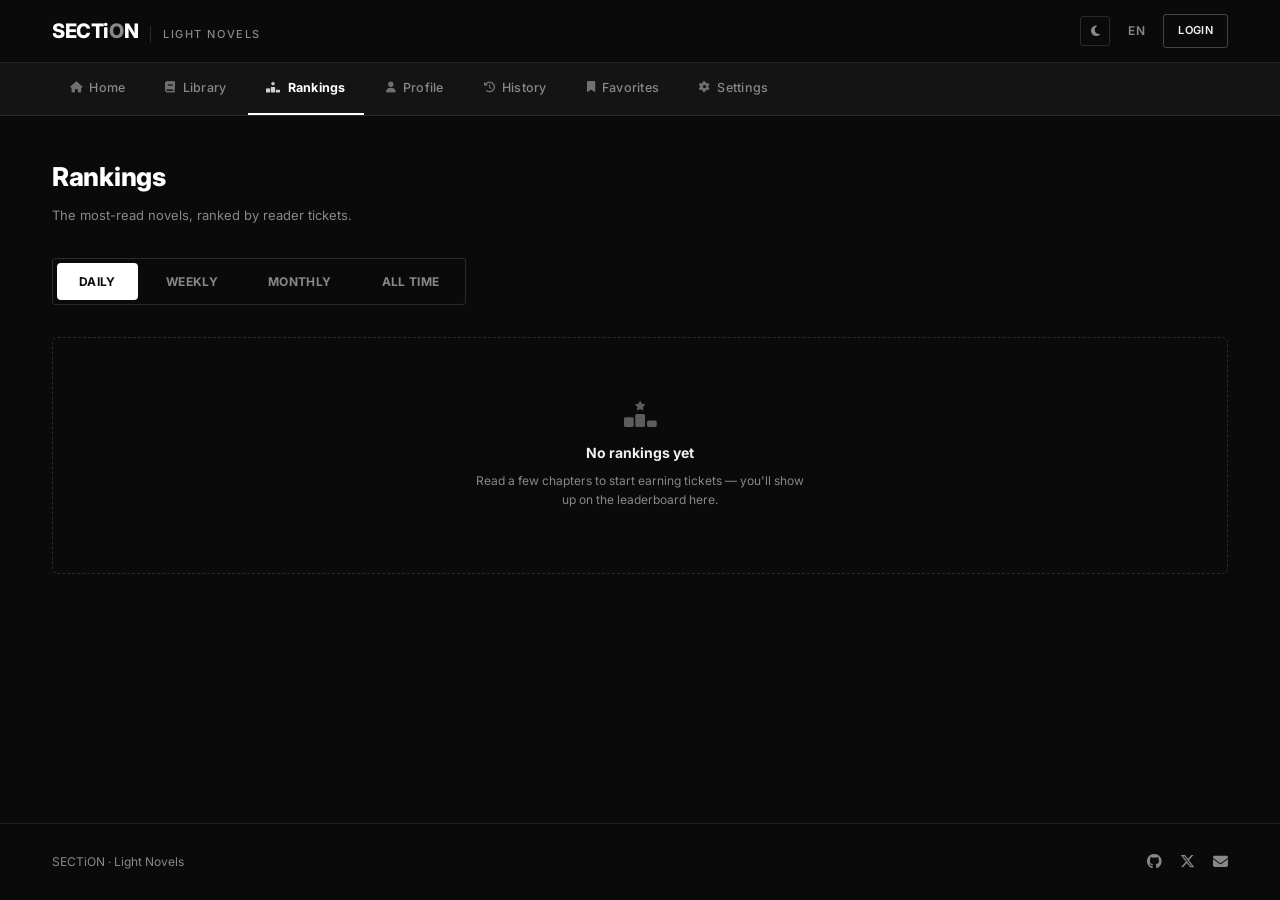
<file: rankings.html>
<!DOCTYPE html>
<html lang="en">
<head>
<meta charset="UTF-8">
<script>(function(){try{var d=JSON.parse(localStorage.getItem("section_db_v1"));if(d&&d.settings&&d.settings.theme==="light")document.documentElement.classList.add("theme-light");}catch(e){}})();</script>
<meta name="viewport" content="width=device-width, initial-scale=1.0">
<link rel="icon" type="image/x-icon" href="favicon.ico">
<link rel="icon" type="image/png" sizes="32x32" href="favicon-32x32.png">
<link rel="icon" type="image/png" sizes="16x16" href="favicon-16x16.png">
<link rel="apple-touch-icon" sizes="180x180" href="apple-touch-icon.png">
<link rel="manifest" href="site.webmanifest">
<title>Rankings — SECTiON</title>
<link rel="preconnect" href="https://fonts.googleapis.com">
<link href="https://fonts.googleapis.com/css2?family=Inter:wght@300;400;500;600;700;800&display=swap" rel="stylesheet">
<link rel="stylesheet" href="https://cdnjs.cloudflare.com/ajax/libs/font-awesome/6.5.1/css/all.min.css">
<link rel="stylesheet" href="style.css">
</head>
<body data-page="rankings">

<header class="topbar">
  <div class="topbar-inner">
    <div class="brand">
      <a href="index.html" class="brand-mark">SECTi<span class="dot">O</span>N</a>
      <span class="brand-sub">Light Novels</span>
    </div>
    <div class="topbar-right">
      <button type="button" id="theme-toggle" class="theme-toggle-btn" title="Toggle light / dark mode"><i class="fa-solid fa-moon"></i></button>
      <span class="lang-switch">EN</span>
      <span id="auth-slot"><a href="login.html" class="btn btn-outline btn-sm">Login</a></span>
    </div>
  </div>
</header>

<nav class="navbar">
  <div class="navbar-inner">
    <a href="index.html"><i class="fa-solid fa-house"></i>Home</a>
    <a href="library.html"><i class="fa-solid fa-book"></i>Library</a>
    <a href="rankings.html" class="active"><i class="fa-solid fa-ranking-star"></i>Rankings</a>
    <a href="profile.html"><i class="fa-solid fa-user"></i>Profile</a>
    <a href="history.html"><i class="fa-solid fa-clock-rotate-left"></i>History</a>
    <a href="favorites.html"><i class="fa-solid fa-bookmark"></i>Favorites</a>
    <a href="settings.html"><i class="fa-solid fa-gear"></i>Settings</a>
  </div>
</nav>

<main>
  <div class="container">

    <h1 class="page-title">Rankings</h1>
    <p class="page-subtitle">The most-read novels, ranked by reader tickets.</p>

    <div class="tab-row" id="rankings-tabs">
      <a href="#" class="tab-btn active">Daily</a>
      <a href="#" class="tab-btn">Weekly</a>
      <a href="#" class="tab-btn">Monthly</a>
      <a href="#" class="tab-btn">All Time</a>
    </div>

    <div id="rankings-wrap">
      <div class="empty-state">
        <i class="fa-solid fa-ranking-star"></i>
        <div class="empty-state-title">No rankings yet</div>
        <div class="empty-state-desc">Once readers start spending tickets on novels, the daily leaderboard will appear here.</div>
      </div>
    </div>

  </div>
</main>

<footer class="footer">
  <div class="footer-inner">
    <span>SECTiON · Light Novels</span>
    <div class="footer-social">
      <a href="#"><i class="fa-brands fa-github"></i></a>
      <a href="#"><i class="fa-brands fa-x-twitter"></i></a>
      <a href="#"><i class="fa-solid fa-envelope"></i></a>
    </div>
  </div>
</footer>

<script src="js/app.js" defer></script>
</body>
</html>
</file>
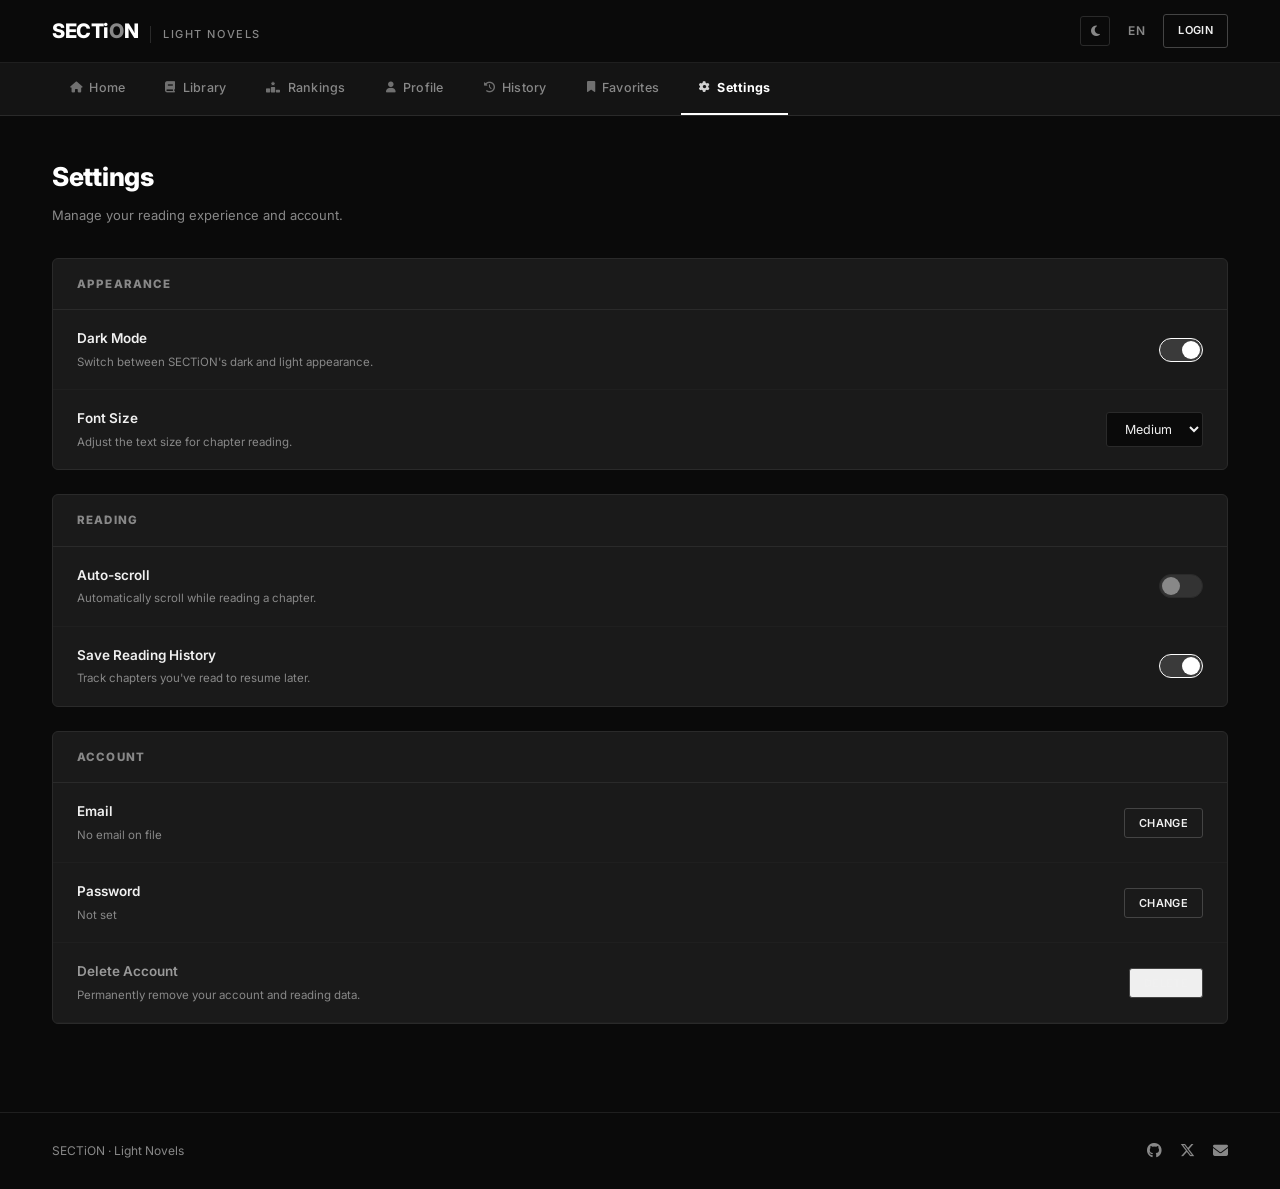
<file: settings.html>
<!DOCTYPE html>
<html lang="en">
<head>
<meta charset="UTF-8">
<script>(function(){try{var d=JSON.parse(localStorage.getItem("section_db_v1"));if(d&&d.settings&&d.settings.theme==="light")document.documentElement.classList.add("theme-light");}catch(e){}})();</script>
<meta name="viewport" content="width=device-width, initial-scale=1.0">
<link rel="icon" type="image/x-icon" href="favicon.ico">
<link rel="icon" type="image/png" sizes="32x32" href="favicon-32x32.png">
<link rel="icon" type="image/png" sizes="16x16" href="favicon-16x16.png">
<link rel="apple-touch-icon" sizes="180x180" href="apple-touch-icon.png">
<link rel="manifest" href="site.webmanifest">
<title>Settings — SECTiON</title>
<link rel="preconnect" href="https://fonts.googleapis.com">
<link href="https://fonts.googleapis.com/css2?family=Inter:wght@300;400;500;600;700;800&display=swap" rel="stylesheet">
<link rel="stylesheet" href="https://cdnjs.cloudflare.com/ajax/libs/font-awesome/6.5.1/css/all.min.css">
<link rel="stylesheet" href="style.css">
</head>
<body data-page="settings">

<header class="topbar">
  <div class="topbar-inner">
    <div class="brand">
      <a href="index.html" class="brand-mark">SECTi<span class="dot">O</span>N</a>
      <span class="brand-sub">Light Novels</span>
    </div>
    <div class="topbar-right">
      <button type="button" id="theme-toggle" class="theme-toggle-btn" title="Toggle light / dark mode"><i class="fa-solid fa-moon"></i></button>
      <span class="lang-switch">EN</span>
      <span id="auth-slot"><a href="login.html" class="btn btn-outline btn-sm">Login</a></span>
    </div>
  </div>
</header>

<nav class="navbar">
  <div class="navbar-inner">
    <a href="index.html"><i class="fa-solid fa-house"></i>Home</a>
    <a href="library.html"><i class="fa-solid fa-book"></i>Library</a>
    <a href="rankings.html"><i class="fa-solid fa-ranking-star"></i>Rankings</a>
    <a href="profile.html"><i class="fa-solid fa-user"></i>Profile</a>
    <a href="history.html"><i class="fa-solid fa-clock-rotate-left"></i>History</a>
    <a href="favorites.html"><i class="fa-solid fa-bookmark"></i>Favorites</a>
    <a href="settings.html" class="active"><i class="fa-solid fa-gear"></i>Settings</a>
  </div>
</nav>

<main>
  <div class="container">

    <h1 class="page-title">Settings</h1>
    <p class="page-subtitle">Manage your reading experience and account.</p>

    <div class="settings-group">
      <div class="settings-group-title">Appearance</div>
      <div class="settings-row">
        <div>
          <div class="settings-label">Dark Mode</div>
          <div class="settings-desc">Switch between SECTiON's dark and light appearance.</div>
        </div>
        <div class="toggle on" id="setting-darkmode"></div>
      </div>
      <div class="settings-row">
        <div>
          <div class="settings-label">Font Size</div>
          <div class="settings-desc">Adjust the text size for chapter reading.</div>
        </div>
        <select id="setting-font-size">
          <option>Small</option>
          <option selected>Medium</option>
          <option>Large</option>
        </select>
      </div>
    </div>

    <div class="settings-group">
      <div class="settings-group-title">Reading</div>
      <div class="settings-row">
        <div>
          <div class="settings-label">Auto-scroll</div>
          <div class="settings-desc">Automatically scroll while reading a chapter.</div>
        </div>
        <div class="toggle" id="setting-autoscroll"></div>
      </div>
      <div class="settings-row">
        <div>
          <div class="settings-label">Save Reading History</div>
          <div class="settings-desc">Track chapters you've read to resume later.</div>
        </div>
        <div class="toggle on" id="setting-savehistory"></div>
      </div>
    </div>

    <div class="settings-group">
      <div class="settings-group-title">Account</div>

      <div class="settings-row">
        <div>
          <div class="settings-label">Email</div>
          <div class="settings-desc" id="account-email-desc">No email on file</div>
        </div>
        <button class="btn btn-outline btn-sm" id="account-email-btn">Change</button>
      </div>
      <div class="settings-edit-panel" id="email-edit-panel" style="display:none;">
        <input type="email" id="email-edit-input" placeholder="you@example.com">
        <button class="btn btn-solid btn-sm" id="email-save-btn">Save</button>
        <button class="btn btn-ghost btn-sm" id="email-cancel-btn">Cancel</button>
      </div>

      <div class="settings-row">
        <div>
          <div class="settings-label">Password</div>
          <div class="settings-desc" id="account-password-desc">Not set</div>
        </div>
        <button class="btn btn-outline btn-sm" id="account-password-btn">Change</button>
      </div>
      <div class="settings-edit-panel" id="password-edit-panel" style="display:none;">
        <input type="password" id="password-edit-input" placeholder="New password">
        <button class="btn btn-solid btn-sm" id="password-save-btn">Save</button>
        <button class="btn btn-ghost btn-sm" id="password-cancel-btn">Cancel</button>
      </div>

      <div class="settings-row">
        <div>
          <div class="settings-label danger-text">Delete Account</div>
          <div class="settings-desc">Permanently remove your account and reading data.</div>
        </div>
        <button class="btn btn-danger btn-sm" id="account-delete-btn">Delete</button>
      </div>
      <div class="settings-edit-panel" id="delete-confirm-panel" style="display:none;">
        <span class="settings-desc" style="flex:1;">This deletes your profile, favorites, history, and tickets on this device. It can't be undone.</span>
        <button class="btn btn-danger btn-sm" id="delete-confirm-btn">Confirm Delete</button>
        <button class="btn btn-ghost btn-sm" id="delete-cancel-btn">Cancel</button>
      </div>
    </div>

  </div>
</main>

<footer class="footer">
  <div class="footer-inner">
    <span>SECTiON · Light Novels</span>
    <div class="footer-social">
      <a href="#"><i class="fa-brands fa-github"></i></a>
      <a href="#"><i class="fa-brands fa-x-twitter"></i></a>
      <a href="#"><i class="fa-solid fa-envelope"></i></a>
    </div>
  </div>
</footer>

<script src="js/app.js" defer></script>
</body>
</html>
</file>
<file: style.css>
/* ==========================================================================
   SECTiON — Light Novel MTL Reader
   Shared stylesheet — Black & White, minimal, high-end
   ========================================================================== */

:root {
  --bg-main: #0a0a0a;
  --bg-secondary: #141414;
  --bg-card: #1a1a1a;
  --bg-hover: #222222;

  --text-main: #f0f0f0;
  --text-secondary: #888888;
  --text-tertiary: #5c5c5c;
  --text-highlight: #ffffff;

  --border: #2a2a2a;
  --border-soft: #1f1f1f;
  --border-hover: #444444;
  --accent: #ffffff;
  --accent-dim: #cccccc;
  --on-accent: #0a0a0a;
  --toggle-on-bg: #3a3a3a;
  --toggle-off-bg: #333333;
  --bar-blur-bg: rgba(10, 10, 10, 0.92);

  --radius: 6px;
  --radius-sm: 3px;

  --font: 'Inter', -apple-system, sans-serif;

  --ease: cubic-bezier(0.16, 1, 0.3, 1);
}

/* ==========================================================================
   LIGHT MODE — same monochrome system, inverted
   Applied via <html class="theme-light">, toggled in js/app.js
   ========================================================================== */
html.theme-light {
  --bg-main: #ffffff;
  --bg-secondary: #f6f6f6;
  --bg-card: #ffffff;
  --bg-hover: #f0f0f0;

  --text-main: #111111;
  --text-secondary: #6b6b6b;
  --text-tertiary: #a3a3a3;
  --text-highlight: #000000;

  --border: #e3e3e3;
  --border-soft: #ececec;
  --border-hover: #b5b5b5;
  --accent: #000000;
  --accent-dim: #333333;
  --on-accent: #ffffff;
  --toggle-on-bg: #cfcfcf;
  --toggle-off-bg: #dcdcdc;
  --bar-blur-bg: rgba(255, 255, 255, 0.92);
}
html.theme-light .cover,
html.theme-light .detail-cover,
html.theme-light .featured-cover,
html.theme-light .recent-cover,
html.theme-light .history-cover,
html.theme-light .ranking-cover {
  border: 1px solid var(--border);
}

* { margin: 0; padding: 0; box-sizing: border-box; }

html { scroll-behavior: smooth; }

body {
  background: var(--bg-main);
  color: var(--text-main);
  font-family: var(--font);
  font-size: 14.5px;
  line-height: 1.6;
  -webkit-font-smoothing: antialiased;
  min-height: 100vh;
  display: flex;
  flex-direction: column;
}

a { color: inherit; text-decoration: none; }
ul { list-style: none; }
img { max-width: 100%; display: block; }
button, input, select { font-family: var(--font); }

::selection { background: #ffffff; color: #000000; }

:focus-visible {
  outline: 1px solid var(--text-main);
  outline-offset: 2px;
}

.container {
  max-width: 1240px;
  margin: 0 auto;
  padding: 0 32px;
  width: 100%;
}

/* ==========================================================================
   TOP BAR
   ========================================================================== */

.topbar {
  border-bottom: 1px solid var(--border-soft);
  background: var(--bg-main);
}

.topbar-inner {
  display: flex;
  align-items: center;
  justify-content: space-between;
  padding: 14px 32px;
  max-width: 1240px;
  margin: 0 auto;
}

.brand {
  display: flex;
  align-items: baseline;
  gap: 12px;
}

.brand-mark {
  font-size: 20px;
  font-weight: 800;
  letter-spacing: -0.02em;
  color: var(--text-highlight);
}

.brand-mark .dot {
  color: var(--text-secondary);
}

.brand-sub {
  font-size: 11px;
  font-weight: 500;
  color: var(--text-secondary);
  text-transform: uppercase;
  letter-spacing: 0.14em;
  padding-left: 12px;
  border-left: 1px solid var(--border);
}

.topbar-right {
  display: flex;
  align-items: center;
  gap: 18px;
}

.lang-switch {
  font-size: 12px;
  font-weight: 600;
  color: var(--text-secondary);
  letter-spacing: 0.04em;
  cursor: pointer;
  transition: color 0.2s var(--ease);
}
.lang-switch:hover { color: var(--text-main); }

.theme-toggle-btn {
  width: 30px;
  height: 30px;
  display: flex;
  align-items: center;
  justify-content: center;
  border: 1px solid var(--border);
  border-radius: var(--radius-sm);
  background: transparent;
  color: var(--text-secondary);
  font-size: 12px;
  cursor: pointer;
  transition: all 0.2s var(--ease);
}
.theme-toggle-btn:hover { color: var(--text-main); border-color: var(--border-hover); }

/* ==========================================================================
   BUTTONS
   ========================================================================== */

.btn {
  display: inline-flex;
  align-items: center;
  justify-content: center;
  gap: 8px;
  font-size: 12.5px;
  font-weight: 600;
  letter-spacing: 0.03em;
  text-transform: uppercase;
  padding: 10px 20px;
  border-radius: var(--radius-sm);
  border: 1px solid var(--border);
  cursor: pointer;
  transition: all 0.2s var(--ease);
  white-space: nowrap;
}

.btn-outline {
  background: transparent;
  color: var(--text-main);
  border-color: var(--border-hover);
}
.btn-outline:hover {
  border-color: var(--text-highlight);
  color: var(--text-highlight);
  background: var(--bg-hover);
}

.btn-solid {
  background: var(--text-highlight);
  color: var(--on-accent);
  border-color: var(--text-highlight);
}
.btn-solid:hover {
  background: var(--accent-dim);
  border-color: var(--accent-dim);
}

.btn-ghost {
  background: transparent;
  border-color: transparent;
  color: var(--text-secondary);
}
.btn-ghost:hover { color: var(--text-main); }

.btn-sm { padding: 7px 14px; font-size: 11px; }
.btn-block { width: 100%; }
.btn-icon-only {
  width: 40px; height: 40px; padding: 0; border-radius: var(--radius-sm);
}

/* ==========================================================================
   NAVBAR
   ========================================================================== */

.navbar {
  border-bottom: 1px solid var(--border);
  background: var(--bg-secondary);
}

.navbar-inner {
  max-width: 1240px;
  margin: 0 auto;
  padding: 0 32px;
  display: flex;
  gap: 4px;
  overflow-x: auto;
}

.navbar a {
  display: inline-flex;
  align-items: center;
  gap: 7px;
  padding: 15px 18px;
  font-size: 12.5px;
  font-weight: 500;
  color: var(--text-secondary);
  border-bottom: 2px solid transparent;
  transition: color 0.2s var(--ease), border-color 0.2s var(--ease);
  letter-spacing: 0.02em;
}

.navbar a i { font-size: 11px; opacity: 0.8; }

.navbar a:hover { color: var(--text-main); }

.navbar a.active {
  color: var(--text-highlight);
  font-weight: 700;
  border-bottom-color: var(--text-highlight);
}

/* ==========================================================================
   MAIN LAYOUT
   ========================================================================== */

main {
  flex: 1;
  padding: 40px 0 64px;
}

.section-head {
  display: flex;
  align-items: baseline;
  justify-content: space-between;
  margin-bottom: 20px;
  gap: 20px;
}

.section-head h2 {
  font-size: 15px;
  font-weight: 700;
  text-transform: uppercase;
  letter-spacing: 0.1em;
  color: var(--text-highlight);
  display: flex;
  align-items: center;
  gap: 12px;
}

.section-head h2::before {
  content: '';
  width: 3px;
  height: 14px;
  background: var(--text-highlight);
  display: inline-block;
}

.section-head .view-all {
  font-size: 12px;
  color: var(--text-secondary);
  font-weight: 600;
  letter-spacing: 0.02em;
}
.section-head .view-all:hover { color: var(--text-main); }

section.block { margin-bottom: 56px; }

/* ==========================================================================
   GENRE TAGS
   ========================================================================== */

.genre-tags {
  display: flex;
  flex-wrap: wrap;
  gap: 8px;
  margin-bottom: 48px;
}

.genre-tag {
  padding: 8px 16px;
  font-size: 12px;
  font-weight: 500;
  color: var(--text-secondary);
  border: 1px solid var(--border);
  border-radius: var(--radius-sm);
  transition: all 0.2s var(--ease);
  letter-spacing: 0.01em;
}

.genre-tag:hover {
  color: var(--text-main);
  border-color: var(--border-hover);
}

.genre-tag.active {
  color: var(--on-accent);
  background: var(--text-highlight);
  border-color: var(--text-highlight);
  font-weight: 700;
}

/* ==========================================================================
   FEATURED NOVEL
   ========================================================================== */

.featured {
  background: var(--bg-secondary);
  border: 1px solid var(--border);
  border-radius: var(--radius);
  padding: 44px;
  display: grid;
  grid-template-columns: 200px 1fr;
  gap: 40px;
}

.featured-cover {
  width: 200px;
  height: 280px;
  border-radius: var(--radius-sm);
  background: linear-gradient(155deg, #2a2a2a 0%, #0a0a0a 60%, #000 100%);
  border: 1px solid var(--border);
  position: relative;
  overflow: hidden;
}

.featured-cover::after {
  content: '';
  position: absolute;
  inset: 0;
  background: repeating-linear-gradient(115deg, transparent 0 18px, rgba(255,255,255,0.025) 18px 19px);
}

.featured-cover .cover-glyph {
  position: absolute;
  bottom: 16px;
  left: 16px;
  font-size: 34px;
  font-weight: 800;
  color: rgba(255,255,255,0.85);
  letter-spacing: -0.03em;
}

.badge {
  display: inline-block;
  font-size: 10.5px;
  font-weight: 800;
  letter-spacing: 0.12em;
  text-transform: uppercase;
  padding: 5px 10px;
  border: 1px solid var(--text-highlight);
  color: var(--text-highlight);
  border-radius: var(--radius-sm);
  margin-bottom: 16px;
}

.featured-body { display: flex; flex-direction: column; }

.featured-title {
  font-size: 30px;
  font-weight: 800;
  letter-spacing: -0.02em;
  margin-bottom: 10px;
  color: var(--text-highlight);
}

.tag-row {
  display: flex;
  gap: 8px;
  flex-wrap: wrap;
  margin-bottom: 18px;
}

.tag {
  font-size: 11px;
  font-weight: 600;
  color: var(--text-secondary);
  border: 1px solid var(--border);
  padding: 4px 10px;
  border-radius: var(--radius-sm);
  letter-spacing: 0.02em;
}

.featured-desc {
  color: var(--text-secondary);
  font-size: 13.5px;
  line-height: 1.75;
  margin-bottom: 22px;
  max-width: 640px;
}

.featured-meta {
  display: flex;
  gap: 28px;
  margin-bottom: 26px;
  font-size: 12.5px;
  color: var(--text-secondary);
}

.featured-meta strong {
  color: var(--text-main);
  font-weight: 700;
  display: block;
  font-size: 15px;
  margin-bottom: 2px;
}

.featured-actions { display: flex; gap: 12px; margin-top: auto; }

/* ==========================================================================
   NOVEL GRID / CARDS
   ========================================================================== */

.novel-grid {
  display: grid;
  grid-template-columns: repeat(auto-fill, minmax(190px, 1fr));
  gap: 20px;
}

.novel-card {
  background: var(--bg-card);
  border: 1px solid var(--border);
  border-radius: var(--radius);
  overflow: hidden;
  transition: border-color 0.2s var(--ease), transform 0.2s var(--ease), background 0.2s var(--ease);
  display: block;
  position: relative;
}

.novel-card:hover {
  border-color: var(--border-hover);
  background: var(--bg-hover);
  transform: translateY(-2px);
}

.novel-card .cover {
  width: 100%;
  aspect-ratio: 2 / 2.85;
  background: linear-gradient(160deg, #262626 0%, #0d0d0d 65%, #000 100%);
  position: relative;
  border-bottom: 1px solid var(--border);
}

.novel-card .cover::after {
  content: attr(data-initial);
  position: absolute;
  bottom: 10px;
  left: 12px;
  font-size: 22px;
  font-weight: 800;
  color: rgba(255,255,255,0.8);
}

.novel-card .remove-btn {
  position: absolute;
  top: 8px;
  right: 8px;
  width: 26px;
  height: 26px;
  border-radius: 50%;
  background: rgba(0,0,0,0.7);
  border: 1px solid var(--border);
  color: var(--text-main);
  display: flex;
  align-items: center;
  justify-content: center;
  font-size: 12px;
  z-index: 2;
  transition: all 0.2s var(--ease);
}
.novel-card .remove-btn:hover {
  background: var(--text-highlight);
  color: var(--on-accent);
}

.novel-card .info { padding: 14px; }

.novel-card .title {
  font-size: 13px;
  font-weight: 700;
  color: var(--text-main);
  margin-bottom: 6px;
  display: -webkit-box;
  -webkit-line-clamp: 2;
  -webkit-box-orient: vertical;
  overflow: hidden;
  line-height: 1.4;
}

.novel-card:hover .title { color: var(--text-highlight); }

.novel-card .meta-line {
  display: flex;
  justify-content: space-between;
  font-size: 11px;
  color: var(--text-secondary);
}

.novel-card .genre-mini {
  font-size: 10.5px;
  color: var(--text-tertiary);
  text-transform: uppercase;
  letter-spacing: 0.06em;
  margin-bottom: 6px;
}

/* ==========================================================================
   TOP SPENDERS / RANK LIST
   ========================================================================== */

.rank-list {
  background: var(--bg-card);
  border: 1px solid var(--border);
  border-radius: var(--radius);
  overflow: hidden;
}

.rank-row {
  display: flex;
  align-items: center;
  gap: 18px;
  padding: 14px 22px;
  border-bottom: 1px solid var(--border-soft);
  transition: background 0.2s var(--ease);
}
.rank-row:last-child { border-bottom: none; }
.rank-row:hover { background: var(--bg-hover); }

.rank-num {
  font-size: 15px;
  font-weight: 800;
  color: var(--text-tertiary);
  width: 28px;
  text-align: center;
}
.rank-row:nth-child(-n+3) .rank-num { color: var(--text-highlight); font-size: 18px; }

.rank-avatar {
  width: 34px; height: 34px;
  border-radius: 50%;
  background: #262626;
  border: 1px solid var(--border);
  display: flex; align-items: center; justify-content: center;
  font-size: 12px; font-weight: 700; color: var(--text-secondary);
}

.rank-name { flex: 1; font-size: 13px; font-weight: 600; color: var(--text-main); }
.rank-sub { font-size: 11px; color: var(--text-secondary); }

.rank-tickets {
  font-size: 13px; font-weight: 700; color: var(--text-highlight);
  display: flex; align-items: center; gap: 6px;
}
.rank-tickets i { font-size: 11px; color: var(--text-secondary); }

/* ==========================================================================
   AD BLOCKER NOTICE
   ========================================================================== */

.ad-notice {
  display: flex;
  align-items: center;
  justify-content: space-between;
  gap: 20px;
  background: var(--bg-secondary);
  border: 1px solid var(--border);
  border-radius: var(--radius);
  padding: 16px 24px;
  margin-bottom: 44px;
}

.ad-notice-text {
  display: flex;
  align-items: center;
  gap: 14px;
  font-size: 13px;
  color: var(--text-secondary);
}
.ad-notice-text i { color: var(--text-main); font-size: 16px; }
.ad-notice-text strong { color: var(--text-main); font-weight: 700; }

/* ==========================================================================
   FOOTER
   ========================================================================== */

.footer {
  border-top: 1px solid var(--border-soft);
  padding: 26px 0;
  margin-top: auto;
}

.footer-inner {
  max-width: 1240px;
  margin: 0 auto;
  padding: 0 32px;
  display: flex;
  align-items: center;
  justify-content: space-between;
  font-size: 12px;
  color: var(--text-secondary);
}

.footer-social { display: flex; gap: 18px; }
.footer-social a {
  color: var(--text-secondary);
  font-size: 15px;
  transition: color 0.2s var(--ease);
}
.footer-social a:hover { color: var(--text-highlight); }

/* ==========================================================================
   LOGIN PAGE
   ========================================================================== */

.auth-wrap {
  min-height: calc(100vh - 200px);
  display: flex;
  align-items: center;
  justify-content: center;
  padding: 60px 20px;
}

.auth-box {
  width: 420px;
  max-width: 100%;
  background: var(--bg-secondary);
  border: 1px solid var(--border);
  border-radius: var(--radius);
  padding: 40px;
}

.auth-title {
  font-size: 24px;
  font-weight: 800;
  color: var(--text-highlight);
  margin-bottom: 6px;
  letter-spacing: -0.01em;
}

.auth-sub {
  font-size: 13px;
  color: var(--text-secondary);
  margin-bottom: 30px;
}

.field { margin-bottom: 18px; }

.field label {
  display: block;
  font-size: 11.5px;
  font-weight: 700;
  text-transform: uppercase;
  letter-spacing: 0.06em;
  color: var(--text-secondary);
  margin-bottom: 8px;
}

.field input {
  width: 100%;
  background: var(--bg-main);
  border: 1px solid var(--border);
  border-radius: var(--radius-sm);
  color: var(--text-main);
  padding: 11px 14px;
  font-size: 13.5px;
  transition: border-color 0.2s var(--ease);
}
.field input:focus {
  outline: none;
  border-color: var(--text-highlight);
}
.field input::placeholder { color: var(--text-tertiary); }

.field-row {
  display: flex;
  align-items: center;
  justify-content: space-between;
  margin-bottom: 24px;
  font-size: 12px;
}

.checkbox-row { display: flex; align-items: center; gap: 8px; color: var(--text-secondary); }
.checkbox-row input { accent-color: #ffffff; }

.link-muted { color: var(--text-secondary); }
.link-muted:hover { color: var(--text-main); }

.auth-divider {
  display: flex;
  align-items: center;
  gap: 14px;
  margin: 26px 0;
  color: var(--text-tertiary);
  font-size: 11px;
  text-transform: uppercase;
  letter-spacing: 0.08em;
}
.auth-divider::before, .auth-divider::after {
  content: '';
  flex: 1;
  height: 1px;
  background: var(--border);
}

.social-row { display: flex; gap: 12px; }
.social-btn {
  flex: 1;
  height: 42px;
  border: 1px solid var(--border);
  border-radius: var(--radius-sm);
  display: flex;
  align-items: center;
  justify-content: center;
  font-size: 15px;
  color: var(--text-main);
  transition: all 0.2s var(--ease);
}
.social-btn:hover { border-color: var(--text-highlight); background: var(--bg-hover); }

.auth-footer {
  text-align: center;
  margin-top: 26px;
  font-size: 12.5px;
  color: var(--text-secondary);
}
.auth-footer a { color: var(--text-highlight); font-weight: 700; }

/* ==========================================================================
   NOVEL DETAIL
   ========================================================================== */

.detail-head {
  display: grid;
  grid-template-columns: 200px 1fr;
  gap: 40px;
  margin-bottom: 48px;
}

.detail-cover {
  width: 200px;
  height: 280px;
  border-radius: var(--radius-sm);
  border: 1px solid var(--border);
  background: linear-gradient(155deg, #2c2c2c 0%, #0a0a0a 60%, #000 100%);
  position: relative;
}
.detail-cover::after {
  content: '愛';
  position: absolute;
  bottom: 16px; left: 16px;
  font-size: 34px; font-weight: 800;
  color: rgba(255,255,255,0.75);
}

.detail-title {
  font-size: 28px;
  font-weight: 800;
  color: var(--text-highlight);
  letter-spacing: -0.02em;
  margin-bottom: 6px;
}

.detail-alt {
  font-size: 13px;
  color: var(--text-secondary);
  margin-bottom: 16px;
}

.stat-row {
  display: flex;
  gap: 36px;
  margin: 22px 0;
  padding: 18px 0;
  border-top: 1px solid var(--border);
  border-bottom: 1px solid var(--border);
}

.stat-item strong {
  display: block;
  font-size: 19px;
  font-weight: 800;
  color: var(--text-highlight);
}
.stat-item span {
  font-size: 11px;
  color: var(--text-secondary);
  text-transform: uppercase;
  letter-spacing: 0.06em;
}

.detail-desc {
  color: var(--text-secondary);
  font-size: 13.5px;
  line-height: 1.8;
  max-width: 700px;
  margin-bottom: 24px;
}

.detail-actions { display: flex; gap: 12px; }

.chapter-list {
  background: var(--bg-card);
  border: 1px solid var(--border);
  border-radius: var(--radius);
  overflow: hidden;
}

.chapter-row {
  display: flex;
  align-items: center;
  justify-content: space-between;
  padding: 16px 24px;
  border-bottom: 1px solid var(--border-soft);
  transition: background 0.2s var(--ease);
}
.chapter-row:last-child { border-bottom: none; }
.chapter-row:hover { background: var(--bg-hover); }

.chapter-info { display: flex; align-items: center; gap: 16px; }
.chapter-num { font-size: 12px; color: var(--text-tertiary); font-weight: 700; width: 46px; }
.chapter-name { font-size: 13.5px; font-weight: 600; color: var(--text-main); }
.chapter-date { font-size: 11.5px; color: var(--text-secondary); }

.status-pill {
  font-size: 10.5px;
  font-weight: 700;
  text-transform: uppercase;
  letter-spacing: 0.06em;
  padding: 4px 10px;
  border-radius: var(--radius-sm);
}
.status-pill.read { color: var(--text-tertiary); border: 1px solid var(--border); }
.status-pill.unread { color: var(--on-accent); background: var(--text-highlight); }

/* ==========================================================================
   LIBRARY / FILTER BAR
   ========================================================================== */

.filter-bar {
  display: flex;
  align-items: center;
  gap: 14px;
  margin-bottom: 32px;
  flex-wrap: wrap;
}

.search-box {
  flex: 1;
  min-width: 220px;
  position: relative;
}
.search-box i {
  position: absolute;
  left: 14px; top: 50%; transform: translateY(-50%);
  color: var(--text-secondary);
  font-size: 13px;
}
.search-box input {
  width: 100%;
  background: var(--bg-card);
  border: 1px solid var(--border);
  border-radius: var(--radius-sm);
  color: var(--text-main);
  padding: 11px 14px 11px 38px;
  font-size: 13px;
}
.search-box input:focus { outline: none; border-color: var(--border-hover); }
.search-box input::placeholder { color: var(--text-tertiary); }

.select-box select {
  background: var(--bg-card);
  border: 1px solid var(--border);
  border-radius: var(--radius-sm);
  color: var(--text-main);
  padding: 11px 16px;
  font-size: 12.5px;
  font-weight: 600;
  cursor: pointer;
}

.pagination {
  display: flex;
  justify-content: center;
  gap: 8px;
  margin-top: 48px;
}
.page-btn {
  width: 36px; height: 36px;
  border: 1px solid var(--border);
  border-radius: var(--radius-sm);
  display: flex; align-items: center; justify-content: center;
  font-size: 12.5px; font-weight: 600; color: var(--text-secondary);
  transition: all 0.2s var(--ease);
}
.page-btn:hover { color: var(--text-main); border-color: var(--border-hover); }
.page-btn.active { background: var(--text-highlight); color: var(--on-accent); border-color: var(--text-highlight); font-weight: 800; }

/* ==========================================================================
   RANKINGS
   ========================================================================== */

.tab-row {
  display: flex;
  gap: 6px;
  margin-bottom: 32px;
  border: 1px solid var(--border);
  border-radius: var(--radius-sm);
  padding: 4px;
  width: fit-content;
}
.tab-btn {
  padding: 9px 22px;
  font-size: 12px;
  font-weight: 700;
  letter-spacing: 0.03em;
  text-transform: uppercase;
  color: var(--text-secondary);
  border-radius: 4px;
  transition: all 0.2s var(--ease);
}
.tab-btn:hover { color: var(--text-main); }
.tab-btn.active { background: var(--text-highlight); color: var(--on-accent); }

.ranking-list { display: flex; flex-direction: column; gap: 10px; }

.ranking-row {
  display: flex;
  align-items: center;
  gap: 22px;
  padding: 20px 26px;
  background: var(--bg-card);
  border: 1px solid var(--border);
  border-radius: var(--radius);
  transition: all 0.2s var(--ease);
}
.ranking-row:hover { border-color: var(--border-hover); background: var(--bg-hover); }

.ranking-row.top3 { padding: 26px 30px; }

.ranking-index {
  font-size: 22px;
  font-weight: 800;
  color: var(--text-tertiary);
  width: 44px;
}
.ranking-row.top3 .ranking-index { font-size: 32px; color: var(--text-highlight); }

.ranking-cover {
  width: 46px; height: 64px;
  border-radius: var(--radius-sm);
  border: 1px solid var(--border);
  background: linear-gradient(160deg, #262626, #0a0a0a);
  flex-shrink: 0;
}
.ranking-row.top3 .ranking-cover { width: 58px; height: 80px; }

.ranking-info { flex: 1; }
.ranking-title { font-size: 14.5px; font-weight: 700; color: var(--text-main); margin-bottom: 4px; }
.ranking-row.top3 .ranking-title { font-size: 17px; color: var(--text-highlight); }
.ranking-genres { font-size: 11px; color: var(--text-secondary); }

.ranking-tickets { text-align: right; }
.ranking-tickets strong { display: block; font-size: 17px; font-weight: 800; color: var(--text-highlight); }
.ranking-tickets span { font-size: 10.5px; color: var(--text-secondary); text-transform: uppercase; letter-spacing: 0.06em; }

/* ==========================================================================
   PROFILE
   ========================================================================== */

.profile-head {
  display: flex;
  align-items: center;
  gap: 28px;
  margin-bottom: 20px;
}

.avatar-lg {
  width: 100px; height: 100px;
  border-radius: 50%;
  border: 1px solid var(--text-highlight);
  background: var(--bg-card);
  display: flex; align-items: center; justify-content: center;
  font-size: 34px; font-weight: 800; color: var(--text-highlight);
  position: relative;
  flex-shrink: 0;
  background-size: cover;
  background-position: center;
}
.avatar-edit-btn {
  position: absolute;
  bottom: 0; right: 0;
  width: 30px; height: 30px;
  border-radius: 50%;
  background: var(--text-highlight);
  color: var(--on-accent);
  display: flex; align-items: center; justify-content: center;
  font-size: 12px;
  border: 2px solid var(--bg-main);
  cursor: pointer;
}
.avatar-edit-btn:hover { opacity: 0.85; }

.profile-head-top { display: flex; align-items: center; gap: 14px; margin-bottom: 4px; }
.profile-name { font-size: 24px; font-weight: 800; color: var(--text-highlight); margin: 0; }
.profile-handle { font-size: 13px; color: var(--text-secondary); margin-bottom: 10px; }
.profile-bio { font-size: 13px; color: var(--text-secondary); max-width: 480px; line-height: 1.6; margin-bottom: 8px; }
.profile-meta { font-size: 11.5px; color: var(--text-tertiary); }
.profile-meta i { margin-right: 5px; }

.profile-edit-panel {
  display: none;
  background: var(--bg-card);
  border: 1px solid var(--border);
  border-radius: var(--radius);
  padding: 22px;
  margin-bottom: 32px;
}
.profile-edit-panel.open { display: block; }
.profile-edit-panel .form-grid { margin-bottom: 14px; }
.profile-edit-panel .field { margin-bottom: 14px; }
.profile-edit-panel .field:last-of-type { margin-bottom: 0; }
.profile-edit-actions { display: flex; justify-content: flex-end; gap: 10px; margin-top: 16px; }

.stat-cards {
  display: grid;
  grid-template-columns: repeat(4, 1fr);
  gap: 16px;
  margin-bottom: 40px;
}
.stat-card {
  background: var(--bg-card);
  border: 1px solid var(--border);
  border-radius: var(--radius);
  padding: 22px;
  text-align: center;
}
.stat-card strong { display: block; font-size: 26px; font-weight: 800; color: var(--text-highlight); margin-bottom: 4px; }
.stat-card span { font-size: 11px; color: var(--text-secondary); text-transform: uppercase; letter-spacing: 0.08em; }

.submenu {
  display: flex;
  gap: 10px;
  margin-bottom: 32px;
}
.submenu a {
  padding: 10px 18px;
  border: 1px solid var(--border);
  border-radius: var(--radius-sm);
  font-size: 12.5px;
  font-weight: 600;
  color: var(--text-secondary);
  transition: all 0.2s var(--ease);
}
.submenu a:hover { color: var(--text-main); border-color: var(--border-hover); }

.genre-bar-row { display: flex; align-items: center; gap: 14px; padding: 10px 0; }
.genre-bar-label { width: 110px; flex-shrink: 0; font-size: 12px; color: var(--text-main); font-weight: 600; }
.genre-bar-track { flex: 1; height: 6px; border-radius: 3px; background: var(--bg-hover); overflow: hidden; }
.genre-bar-fill { height: 100%; background: var(--text-highlight); border-radius: 3px; }
.genre-bar-pct { width: 36px; text-align: right; font-size: 11.5px; color: var(--text-secondary); flex-shrink: 0; }

.achievement-grid { display: grid; grid-template-columns: repeat(auto-fill, minmax(150px, 1fr)); gap: 12px; }
.achievement-chip {
  display: flex;
  flex-direction: column;
  align-items: center;
  gap: 8px;
  text-align: center;
  padding: 20px 12px;
  border: 1px solid var(--border);
  border-radius: var(--radius);
  color: var(--text-tertiary);
}
.achievement-chip i { font-size: 20px; }
.achievement-chip .achievement-name { font-size: 12px; font-weight: 700; color: var(--text-secondary); }
.achievement-chip .achievement-desc { font-size: 10.5px; color: var(--text-tertiary); line-height: 1.5; }
.achievement-chip.earned {
  border-color: var(--text-highlight);
  color: var(--text-highlight);
}
.achievement-chip.earned .achievement-name { color: var(--text-main); }
.achievement-chip.earned .achievement-desc { color: var(--text-secondary); }

.recent-row {
  display: flex;
  align-items: center;
  gap: 16px;
  padding: 14px 20px;
  border-bottom: 1px solid var(--border-soft);
}
.recent-row:last-child { border-bottom: none; }
.recent-cover { width: 40px; height: 56px; border-radius: 3px; border: 1px solid var(--border); background: linear-gradient(160deg,#262626,#0a0a0a); flex-shrink:0; }
.recent-title { font-size: 13px; font-weight: 600; flex: 1; }
.recent-progress { font-size: 11.5px; color: var(--text-secondary); }

/* ==========================================================================
   HISTORY
   ========================================================================== */

.page-title {
  font-size: 26px;
  font-weight: 800;
  color: var(--text-highlight);
  letter-spacing: -0.01em;
  margin-bottom: 8px;
}
.page-subtitle {
  font-size: 13px;
  color: var(--text-secondary);
  margin-bottom: 32px;
}

.chip-filter { display: flex; gap: 8px; margin-bottom: 28px; }
.chip {
  padding: 8px 16px;
  font-size: 12px;
  font-weight: 600;
  color: var(--text-secondary);
  border: 1px solid var(--border);
  border-radius: 20px;
  transition: all 0.2s var(--ease);
}
.chip:hover { color: var(--text-main); }
.chip.active { background: var(--text-highlight); color: var(--on-accent); border-color: var(--text-highlight); }

.history-item {
  display: flex;
  align-items: center;
  gap: 20px;
  padding: 18px 22px;
  background: var(--bg-card);
  border: 1px solid var(--border);
  border-radius: var(--radius);
  margin-bottom: 12px;
}
.history-cover { width: 52px; height: 74px; border-radius: 3px; border: 1px solid var(--border); background: linear-gradient(160deg,#262626,#0a0a0a); flex-shrink: 0; }
.history-body { flex: 1; }
.history-title { font-size: 14px; font-weight: 700; margin-bottom: 6px; }
.history-chapter { font-size: 12px; color: var(--text-secondary); margin-bottom: 8px; }

.progress-bar {
  width: 100%; max-width: 300px; height: 4px;
  background: var(--border);
  border-radius: 2px;
  overflow: hidden;
}
.progress-fill { height: 100%; background: var(--text-highlight); }

.history-status {
  font-size: 10.5px;
  font-weight: 700;
  text-transform: uppercase;
  letter-spacing: 0.06em;
  padding: 5px 12px;
  border-radius: var(--radius-sm);
  border: 1px solid var(--border);
  color: var(--text-secondary);
  white-space: nowrap;
}
.history-status.reading { color: var(--text-highlight); border-color: var(--text-highlight); }

/* ==========================================================================
   SETTINGS
   ========================================================================== */

.settings-group {
  background: var(--bg-card);
  border: 1px solid var(--border);
  border-radius: var(--radius);
  margin-bottom: 24px;
  overflow: hidden;
}
.settings-group-title {
  padding: 16px 24px;
  font-size: 11.5px;
  font-weight: 800;
  text-transform: uppercase;
  letter-spacing: 0.1em;
  color: var(--text-secondary);
  border-bottom: 1px solid var(--border);
}
.settings-row {
  display: flex;
  align-items: center;
  justify-content: space-between;
  padding: 18px 24px;
  border-bottom: 1px solid var(--border-soft);
}
.settings-row:last-child { border-bottom: none; }
.settings-label { font-size: 13.5px; font-weight: 600; color: var(--text-main); margin-bottom: 3px; }
.settings-desc { font-size: 11.5px; color: var(--text-secondary); }

.toggle {
  width: 44px; height: 24px;
  border-radius: 12px;
  background: var(--toggle-off-bg);
  border: 1px solid var(--border);
  position: relative;
  flex-shrink: 0;
  cursor: pointer;
}
.toggle::after {
  content: '';
  position: absolute;
  top: 2px; left: 2px;
  width: 18px; height: 18px;
  border-radius: 50%;
  background: var(--text-secondary);
  transition: all 0.2s var(--ease);
}
.toggle.on { background: var(--toggle-on-bg); border-color: var(--text-highlight); }
.toggle.on::after { left: 22px; background: var(--text-highlight); }

.settings-row select {
  background: var(--bg-main);
  border: 1px solid var(--border);
  border-radius: var(--radius-sm);
  color: var(--text-main);
  padding: 8px 14px;
  font-size: 12.5px;
}

.settings-edit-panel {
  display: flex;
  align-items: center;
  gap: 10px;
  padding: 0 24px 18px;
  border-bottom: 1px solid var(--border-soft);
}
.settings-edit-panel:last-child { border-bottom: none; }
.settings-edit-panel input {
  flex: 1;
  max-width: 320px;
  background: var(--bg-main);
  border: 1px solid var(--border);
  border-radius: var(--radius-sm);
  color: var(--text-main);
  padding: 9px 14px;
  font-size: 13px;
}
.settings-edit-panel input:focus { outline: none; border-color: var(--text-highlight); }
.settings-edit-panel input::placeholder { color: var(--text-tertiary); }

/* ==========================================================================
   EMPTY STATES
   ========================================================================== */

.empty-state {
  grid-column: 1 / -1;
  display: flex;
  flex-direction: column;
  align-items: center;
  justify-content: center;
  text-align: center;
  padding: 64px 24px;
  border: 1px dashed var(--border);
  border-radius: var(--radius);
  color: var(--text-secondary);
}
.empty-state i { font-size: 26px; color: var(--text-tertiary); margin-bottom: 14px; }
.empty-state-title { font-size: 14px; font-weight: 700; color: var(--text-main); margin-bottom: 6px; }
.empty-state-desc { font-size: 12px; color: var(--text-secondary); max-width: 340px; line-height: 1.6; }
.empty-state .btn { margin-top: 18px; }

/* ==========================================================================
   READER PAGE
   ========================================================================== */

.reader-bar {
  position: sticky;
  top: 0;
  z-index: 20;
  background: var(--bar-blur-bg);
  backdrop-filter: blur(8px);
  border-bottom: 1px solid var(--border-soft);
  padding: 14px 0;
}
.reader-bar-inner {
  max-width: 860px;
  margin: 0 auto;
  padding: 0 32px;
  display: flex;
  align-items: center;
  justify-content: space-between;
  gap: 16px;
}
.reader-back {
  display: flex;
  align-items: center;
  gap: 8px;
  font-size: 12px;
  color: var(--text-secondary);
  white-space: nowrap;
}
.reader-back:hover { color: var(--text-main); }
.reader-chapter-select {
  flex: 1;
  text-align: center;
  font-size: 12.5px;
  font-weight: 600;
  color: var(--text-main);
  overflow: hidden;
  text-overflow: ellipsis;
  white-space: nowrap;
}
.reader-tools { display: flex; align-items: center; gap: 8px; }
.reader-tool-btn {
  width: 30px;
  height: 30px;
  display: flex;
  align-items: center;
  justify-content: center;
  border: 1px solid var(--border);
  border-radius: var(--radius-sm);
  color: var(--text-secondary);
  font-size: 12px;
}
.reader-tool-btn:hover { color: var(--text-main); border-color: var(--border-hover); }

.reader-content {
  max-width: 720px;
  margin: 0 auto;
  padding: 48px 32px 64px;
}
.reader-novel-title {
  font-size: 11.5px;
  text-transform: uppercase;
  letter-spacing: 0.08em;
  color: var(--text-secondary);
  margin-bottom: 8px;
}
.reader-chapter-title {
  font-size: 24px;
  font-weight: 800;
  color: var(--text-highlight);
  margin-bottom: 32px;
  line-height: 1.3;
}
.reader-text {
  font-size: 16px;
  line-height: 1.95;
  color: var(--text-main);
}
.reader-text p { margin-bottom: 1.4em; }
.reader-mtl-note {
  display: flex;
  align-items: center;
  gap: 10px;
  font-size: 11.5px;
  color: var(--text-tertiary);
  border: 1px solid var(--border-soft);
  border-radius: var(--radius-sm);
  padding: 12px 16px;
  margin-bottom: 36px;
}
.reader-mtl-note i { color: var(--text-secondary); }

.reader-nav {
  display: flex;
  align-items: center;
  justify-content: space-between;
  gap: 16px;
  margin-top: 48px;
  padding-top: 32px;
  border-top: 1px solid var(--border-soft);
}
.reader-nav .btn { flex: 1; justify-content: center; display: flex; align-items: center; gap: 8px; }
.reader-nav .btn.disabled { opacity: 0.35; pointer-events: none; }

/* ==========================================================================
   NOVEL EDIT / FORM PAGES
   ========================================================================== */

.editor-layout {
  display: grid;
  grid-template-columns: 220px 1fr;
  gap: 36px;
  align-items: start;
}

.cover-upload {
  width: 100%;
  aspect-ratio: 5 / 7;
  border: 1px dashed var(--border);
  border-radius: var(--radius);
  display: flex;
  flex-direction: column;
  align-items: center;
  justify-content: center;
  gap: 10px;
  color: var(--text-secondary);
  text-align: center;
  padding: 20px;
}
.cover-upload i { font-size: 22px; color: var(--text-tertiary); }
.cover-upload span { font-size: 11.5px; }
.cover-upload .btn { margin-top: 4px; }

.form-grid { display: grid; grid-template-columns: 1fr 1fr; gap: 0 20px; }

.field textarea {
  width: 100%;
  background: var(--bg-main);
  border: 1px solid var(--border);
  border-radius: var(--radius-sm);
  color: var(--text-main);
  padding: 11px 14px;
  font-size: 13.5px;
  font-family: var(--font);
  resize: vertical;
  min-height: 120px;
  line-height: 1.6;
  transition: border-color 0.2s var(--ease);
}
.field textarea:focus { outline: none; border-color: var(--text-highlight); }
.field textarea::placeholder { color: var(--text-tertiary); }

.field select {
  width: 100%;
  background: var(--bg-main);
  border: 1px solid var(--border);
  border-radius: var(--radius-sm);
  color: var(--text-main);
  padding: 11px 14px;
  font-size: 13.5px;
  appearance: none;
}
.field select:focus { outline: none; border-color: var(--text-highlight); }

.genre-checks { display: flex; flex-wrap: wrap; gap: 8px; }
.genre-check {
  display: flex;
  align-items: center;
  gap: 6px;
  border: 1px solid var(--border);
  border-radius: 100px;
  padding: 6px 12px;
  font-size: 11.5px;
  color: var(--text-secondary);
  cursor: pointer;
}
.genre-check input { accent-color: #ffffff; }
.genre-check:has(input:checked) { color: var(--text-main); border-color: var(--text-highlight); }

.editor-actions {
  display: flex;
  justify-content: flex-end;
  gap: 12px;
  margin-top: 8px;
  padding-top: 24px;
  border-top: 1px solid var(--border-soft);
}

.chapter-admin-row {
  display: flex;
  align-items: center;
  gap: 14px;
  padding: 12px 4px;
  border-bottom: 1px solid var(--border-soft);
}
.chapter-admin-row:last-child { border-bottom: none; }
.chapter-admin-num { font-size: 12px; color: var(--text-tertiary); font-weight: 700; width: 40px; flex-shrink: 0; }
.chapter-admin-title {
  flex: 1;
  background: var(--bg-main);
  border: 1px solid var(--border);
  border-radius: var(--radius-sm);
  color: var(--text-main);
  padding: 9px 12px;
  font-size: 13px;
}
.chapter-admin-title:focus { outline: none; border-color: var(--text-highlight); }
.chapter-admin-status { font-size: 11px; color: var(--text-secondary); white-space: nowrap; }
.chapter-admin-actions { display: flex; gap: 6px; flex-shrink: 0; }
.icon-btn {
  width: 30px;
  height: 30px;
  display: flex;
  align-items: center;
  justify-content: center;
  border: 1px solid var(--border);
  border-radius: var(--radius-sm);
  color: var(--text-secondary);
  font-size: 12px;
}
.icon-btn:hover { color: var(--text-main); border-color: var(--border-hover); }
.icon-btn.danger:hover { color: #ffffff; border-color: #ffffff; }
.btn.confirm-armed, .icon-btn.confirm-armed {
  border-color: var(--text-highlight);
  background: var(--bg-hover);
  color: var(--text-highlight);
}

.add-chapter-row {
  display: flex;
  gap: 10px;
  margin-top: 16px;
}
.add-chapter-row input {
  flex: 1;
  background: var(--bg-main);
  border: 1px solid var(--border);
  border-radius: var(--radius-sm);
  color: var(--text-main);
  padding: 10px 14px;
  font-size: 13px;
}
.add-chapter-row input:focus { outline: none; border-color: var(--text-highlight); }

@media (max-width: 720px) {
  .editor-layout { grid-template-columns: 1fr; }
  .cover-upload { max-width: 220px; }
  .form-grid { grid-template-columns: 1fr; }
}

.chapter-admin-row { flex-wrap: wrap; }

.add-chapter-row { flex-direction: column; align-items: stretch; }
.add-chapter-row .add-chapter-title-row { display: flex; gap: 10px; }
.add-chapter-row textarea {
  width: 100%;
  background: var(--bg-main);
  border: 1px solid var(--border);
  border-radius: var(--radius-sm);
  color: var(--text-main);
  padding: 10px 14px;
  font-size: 13px;
  font-family: var(--font);
  min-height: 100px;
  resize: vertical;
}
.add-chapter-row textarea:focus { outline: none; border-color: var(--text-highlight); }
.add-chapter-row textarea::placeholder { color: var(--text-tertiary); }

.chapter-admin-status.draft { color: var(--text-tertiary); }
.chapter-admin-status.written { color: var(--text-highlight); }

/* ==========================================================================
   WRITE PAGE — dedicated distraction-free chapter editor
   ========================================================================== */

.write-bar {
  position: sticky;
  top: 0;
  z-index: 20;
  background: var(--bar-blur-bg);
  backdrop-filter: blur(8px);
  border-bottom: 1px solid var(--border-soft);
  padding: 12px 0;
}
.write-bar-inner {
  max-width: 900px;
  margin: 0 auto;
  padding: 0 32px;
  display: flex;
  align-items: center;
  gap: 16px;
  flex-wrap: wrap;
}
.write-back {
  display: flex;
  align-items: center;
  gap: 8px;
  font-size: 12px;
  color: var(--text-secondary);
  white-space: nowrap;
  flex-shrink: 0;
}
.write-back:hover { color: var(--text-main); }

.write-selects { display: flex; gap: 8px; flex: 1; min-width: 200px; }
.write-selects select {
  flex: 1;
  min-width: 0;
  background: var(--bg-main);
  border: 1px solid var(--border);
  border-radius: var(--radius-sm);
  color: var(--text-main);
  padding: 7px 10px;
  font-size: 12px;
}
.write-selects select:focus { outline: none; border-color: var(--text-highlight); }

.write-meta { display: flex; align-items: center; gap: 14px; flex-shrink: 0; font-size: 11px; color: var(--text-tertiary); white-space: nowrap; }
.write-status { display: flex; align-items: center; gap: 6px; }
.write-status i { font-size: 9px; }
.write-status.saved i { color: var(--text-highlight); }
.write-status.saving i { color: var(--text-secondary); }

.write-content-wrap { max-width: 780px; margin: 0 auto; padding: 40px 32px 80px; }

.write-title-input {
  width: 100%;
  background: transparent;
  border: none;
  border-bottom: 1px solid var(--border-soft);
  color: var(--text-highlight);
  font-family: var(--font);
  font-size: 22px;
  font-weight: 800;
  padding: 0 0 16px;
  margin-bottom: 24px;
}
.write-title-input:focus { outline: none; border-color: var(--text-highlight); }
.write-title-input::placeholder { color: var(--text-tertiary); font-weight: 700; }

.write-textarea {
  width: 100%;
  min-height: 55vh;
  background: transparent;
  border: none;
  color: var(--text-main);
  font-family: var(--font);
  font-size: 16px;
  line-height: 1.95;
  resize: vertical;
}
.write-textarea:focus { outline: none; }
.write-textarea::placeholder { color: var(--text-tertiary); }

.write-toolbar {
  display: flex;
  align-items: center;
  justify-content: space-between;
  gap: 16px;
  margin-top: 24px;
  padding-top: 20px;
  border-top: 1px solid var(--border-soft);
}
.write-toolbar-left { display: flex; gap: 8px; }
.write-toolbar-right { display: flex; gap: 10px; }

.quick-write-card {
  border: 1px solid var(--border);
  border-radius: var(--radius);
  padding: 24px;
  margin-bottom: 28px;
}
.quick-write-card .quick-write-label { font-size: 12.5px; font-weight: 700; color: var(--text-main); margin-bottom: 12px; }
.quick-write-row { display: flex; gap: 10px; }
.quick-write-row input {
  flex: 1;
  background: var(--bg-main);
  border: 1px solid var(--border);
  border-radius: var(--radius-sm);
  color: var(--text-main);
  padding: 11px 14px;
  font-size: 14px;
}
.quick-write-row input:focus { outline: none; border-color: var(--text-highlight); }
.quick-write-row input::placeholder { color: var(--text-tertiary); }

.write-picker-divider {
  display: flex;
  align-items: center;
  gap: 12px;
  margin: 28px 0 16px;
  font-size: 11px;
  color: var(--text-tertiary);
  text-transform: uppercase;
  letter-spacing: 0.06em;
}
.write-picker-divider::before, .write-picker-divider::after {
  content: '';
  flex: 1;
  height: 1px;
  background: var(--border-soft);
}

.novel-picker-list { display: flex; flex-direction: column; gap: 2px; }
.novel-picker-row {
  display: flex;
  align-items: center;
  gap: 14px;
  padding: 14px 16px;
  border: 1px solid var(--border);
  border-radius: var(--radius-sm);
  margin-bottom: 8px;
  transition: all 0.2s var(--ease);
}
.novel-picker-row:hover { border-color: var(--border-hover); background: var(--bg-hover); }
.novel-picker-cover { width: 40px; height: 56px; border-radius: 3px; flex-shrink: 0; background: var(--bg-card); border: 1px solid var(--border); background-size: cover; background-position: center; }
.novel-picker-info { flex: 1; min-width: 0; }
.novel-picker-title { font-size: 13.5px; font-weight: 700; color: var(--text-main); }
.novel-picker-meta { font-size: 11px; color: var(--text-secondary); }

.danger-text { color: #999999; }
.btn-danger {
  border-color: var(--border-hover);
  color: var(--text-main);
}
.btn-danger:hover { border-color: #ffffff; background: var(--bg-hover); }

/* ==========================================================================
   RESPONSIVE
   ========================================================================== */

@media (max-width: 860px) {
  .featured { grid-template-columns: 1fr; }
  .featured-cover { width: 140px; height: 196px; }
  .detail-head { grid-template-columns: 1fr; }
  .detail-cover { width: 140px; height: 196px; }
  .stat-cards { grid-template-columns: repeat(2, 1fr); gap: 10px; }
  .profile-head { flex-direction: column; text-align: center; }
}

@media (max-width: 600px) {
  .topbar-inner, .navbar-inner, .container, .footer-inner { padding-left: 18px; padding-right: 18px; }
  .brand-sub { display: none; }
  .novel-grid { grid-template-columns: repeat(2, 1fr); }
  .stat-cards { grid-template-columns: 1fr; }
  .ad-notice { flex-direction: column; align-items: flex-start; }
  .auth-box { padding: 28px; }
}
</file>
